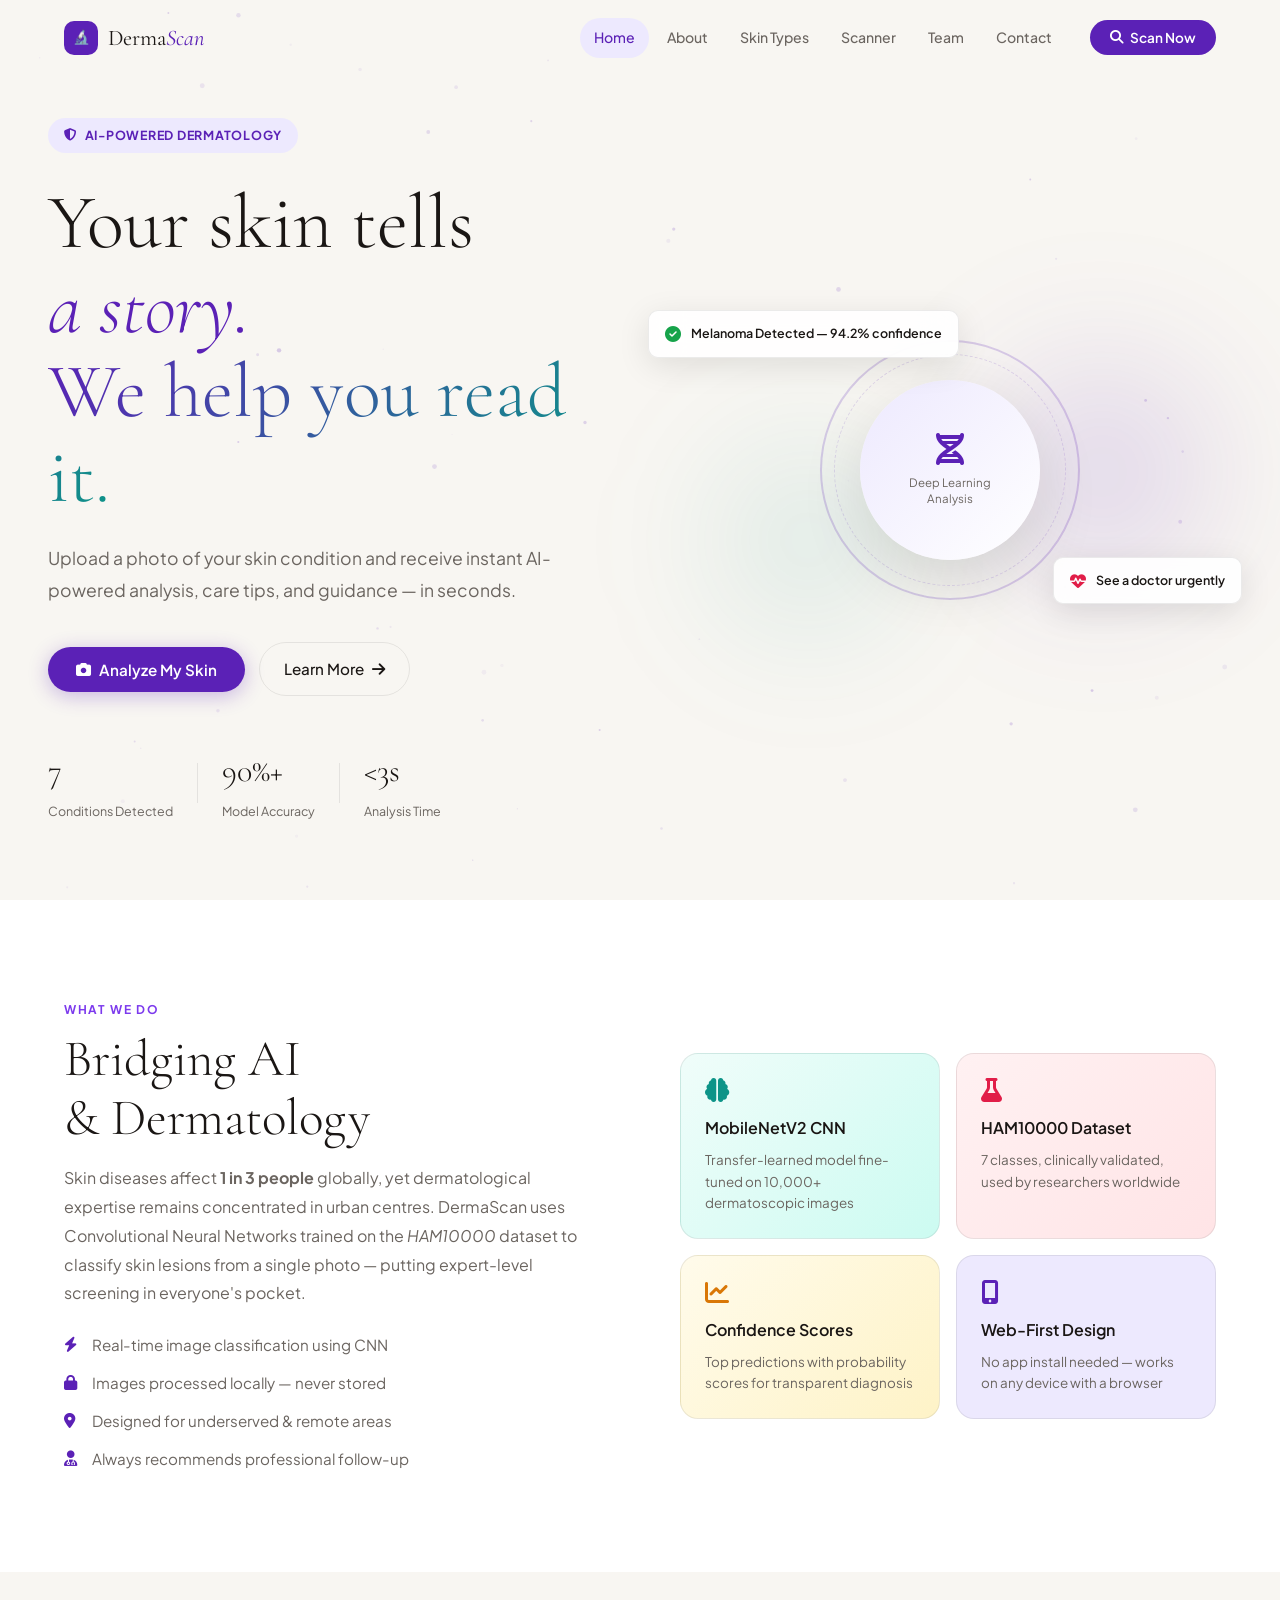
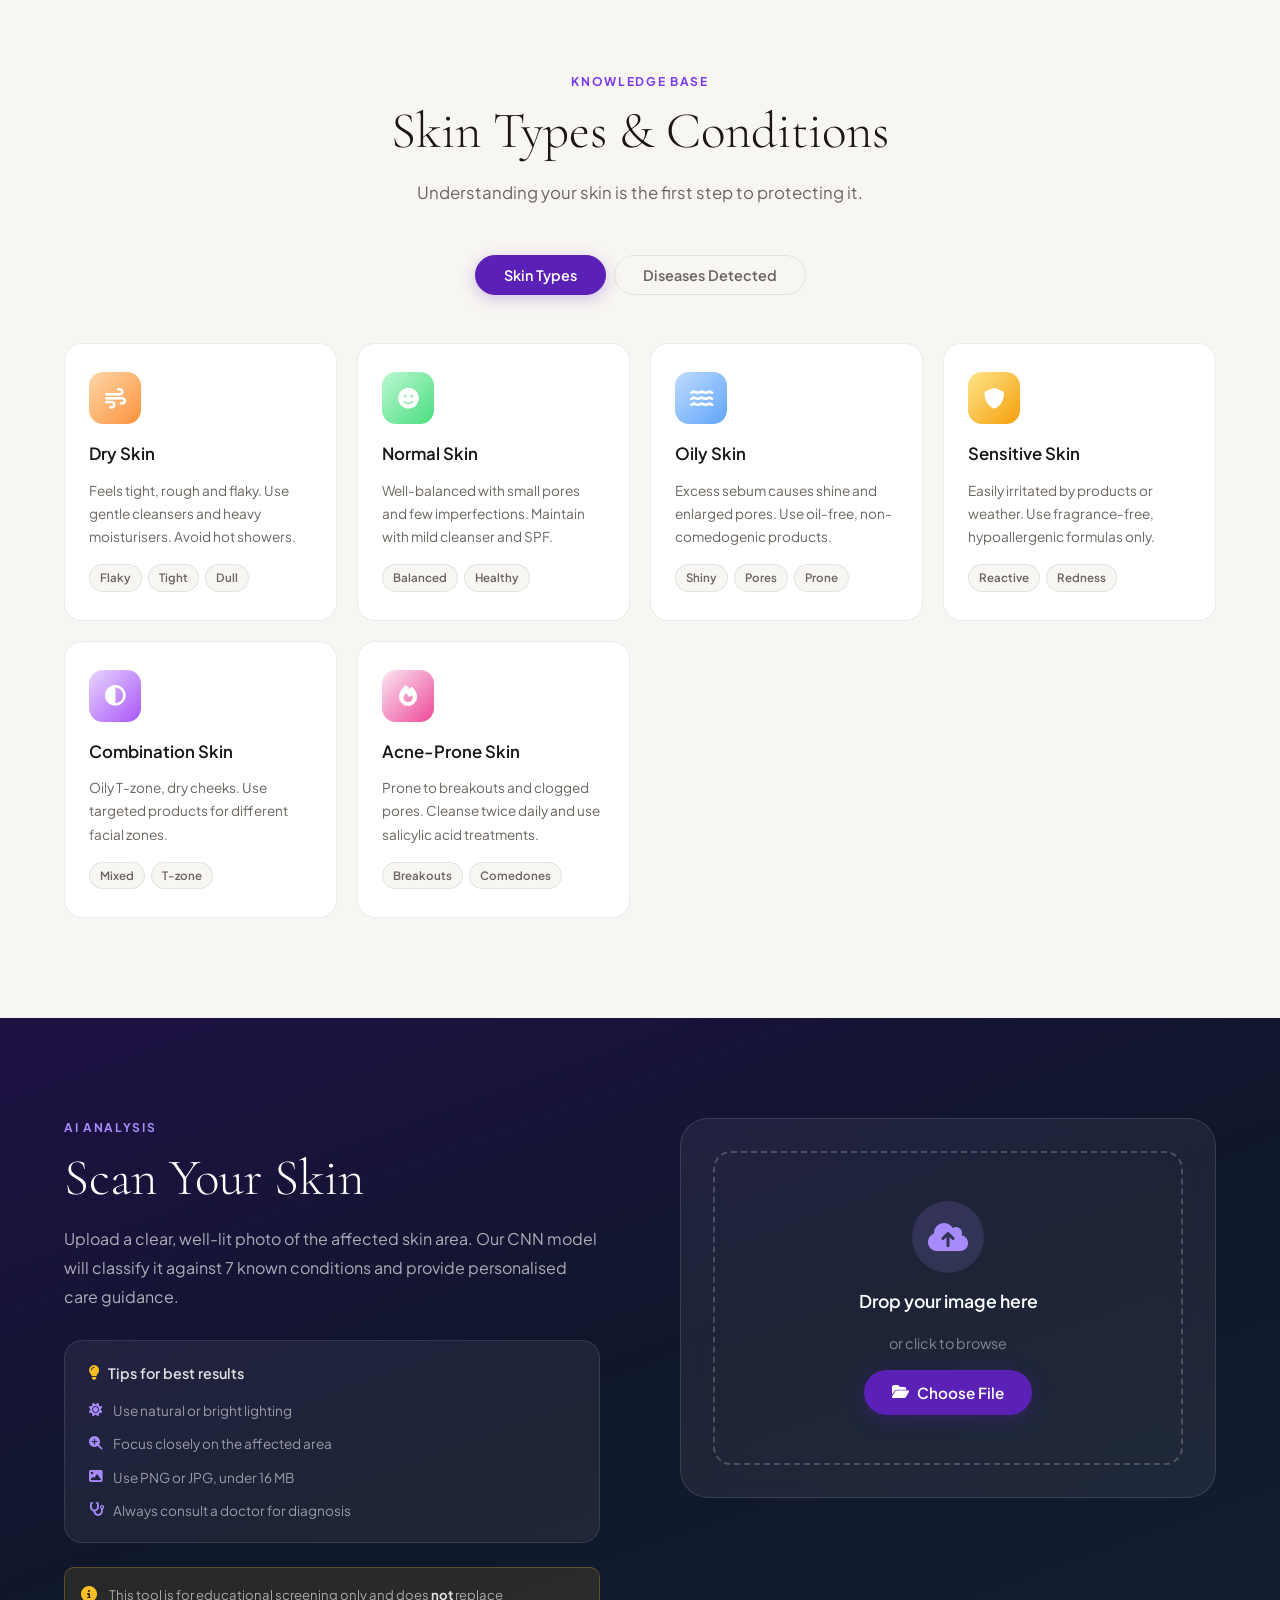
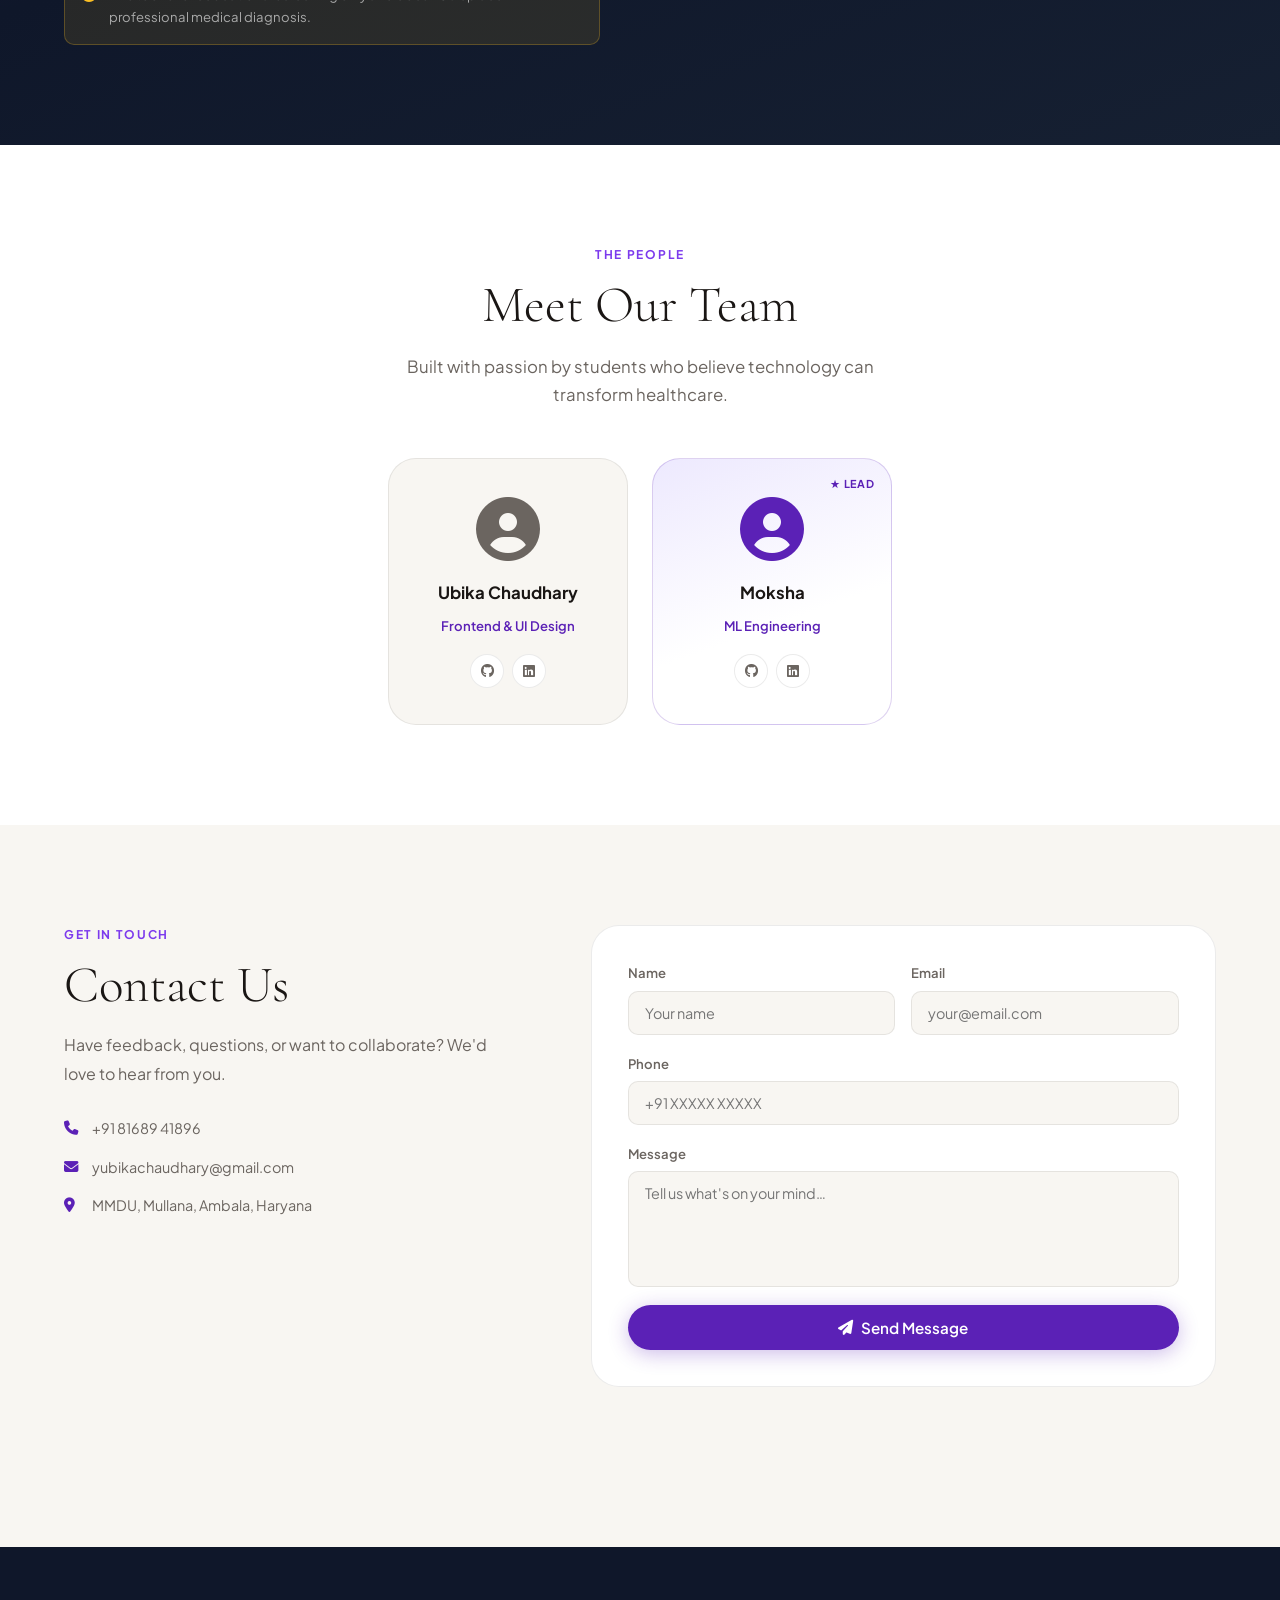
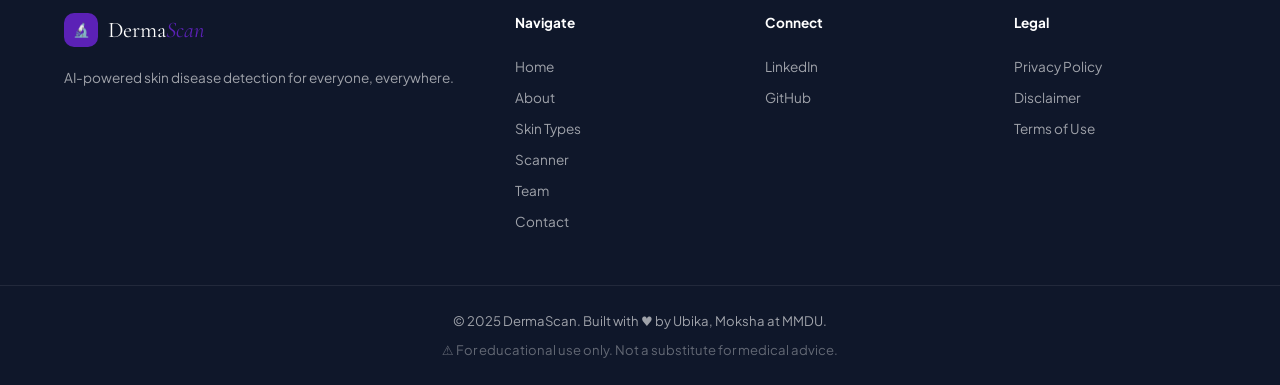
<file: Frontend/index.html>
<!DOCTYPE html>
<html lang="en">
<head>
  <meta charset="UTF-8" />
  <meta name="viewport" content="width=device-width, initial-scale=1.0" />
  <title>DermaScan — AI Skin Disease Detection</title>
  <link rel="icon" href="data:image/svg+xml,<svg xmlns='http://www.w3.org/2000/svg' viewBox='0 0 100 100'><rect width='100' height='100' rx='20' fill='%235B21B6'/><text y='.9em' font-size='70' x='12'>🔬</text></svg>">
  <link rel="stylesheet" href="https://cdnjs.cloudflare.com/ajax/libs/font-awesome/6.5.0/css/all.min.css">
  <link rel="preconnect" href="https://fonts.googleapis.com" />
  <link rel="preconnect" href="https://fonts.gstatic.com" crossorigin />
  <link href="https://fonts.googleapis.com/css2?family=Cormorant+Garamond:ital,wght@0,300;0,400;0,600;1,300;1,400&family=Plus+Jakarta+Sans:wght@300;400;500;600;700&display=swap" rel="stylesheet" />
  <link rel="stylesheet" href="https://cdnjs.cloudflare.com/ajax/libs/font-awesome/6.4.2/css/all.min.css" integrity="sha512-z3gLpd7yknf1YoNbCzqRKc4qyor8gaKU1qmn+CShxbuBusANI9QpRohGBreCFkKxLhei6S9CQXFEbbKuqLzsA==" crossorigin="anonymous" referrerpolicy="no-referrer" />
  <link rel="stylesheet" href="style.css" />
</head>
<body>

  <!-- CANVAS BACKGROUND -->
  <canvas id="bg-canvas"></canvas>

  <!-- ── HEADER ── -->
  <header id="site-header">
    <div class="header-inner">
      <a href="#home" class="logo">
        <span class="logo-icon">🔬</span>
        <span>Derma<em>Scan</em></span>
      </a>
      <nav class="main-nav" id="main-nav">
        <a href="#home" class="nav-link active">Home</a>
        <a href="#about" class="nav-link">About</a>
        <a href="#diseases" class="nav-link">Skin Types</a>
        <a href="#scanner" class="nav-link">Scanner</a>
        <a href="#team" class="nav-link">Team</a>
        <a href="#contact" class="nav-link">Contact</a>
      </nav>
      <button class="scan-cta-btn" onclick="document.getElementById('scanner').scrollIntoView({behavior:'smooth'})">
        <i class="fas fa-search"></i> Scan Now
      </button>
      <button class="hamburger" id="hamburger" aria-label="Menu">
        <span></span><span></span><span></span>
      </button>
    </div>
  </header>

  <!-- ── HERO ── -->
  <section id="home" class="hero">
    <div class="hero-content">
      <div class="hero-badge"><i class="fas fa-shield-alt"></i> AI-Powered Dermatology</div>
      <h1 class="hero-title">
        Your skin tells<br/>
        <em>a story.</em><br/>
        <span class="hero-title-accent">We help you read it.</span>
      </h1>
      <p class="hero-subtitle">
        Upload a photo of your skin condition and receive instant AI-powered analysis, 
        care tips, and guidance — in seconds.
      </p>
      <div class="hero-actions">
        <button class="btn-primary" onclick="document.getElementById('scanner').scrollIntoView({behavior:'smooth'})">
          <i class="fas fa-camera"></i> Analyze My Skin
        </button>
        <a href="#about" class="btn-ghost">Learn More <i class="fas fa-arrow-right"></i></a>
      </div>
      <div class="hero-stats">
        <div class="stat"><span class="stat-num">7</span><span class="stat-label">Conditions Detected</span></div>
        <div class="stat-divider"></div>
        <div class="stat"><span class="stat-num">90%+</span><span class="stat-label">Model Accuracy</span></div>
        <div class="stat-divider"></div>
        <div class="stat"><span class="stat-num">&lt;3s</span><span class="stat-label">Analysis Time</span></div>
      </div>
    </div>
    <div class="hero-visual">
      <div class="hero-orb orb-1"></div>
      <div class="hero-orb orb-2"></div>
      <div class="hero-card-float card-f1">
        <i class="fas fa-check-circle"></i>
        <span>Melanoma Detected — 94.2% confidence</span>
      </div>
      <div class="hero-card-float card-f2">
        <i class="fas fa-heartbeat"></i>
        <span>See a doctor urgently</span>
      </div>
      <div class="skin-ring">
        <div class="skin-inner">
          <i class="fas fa-dna"></i>
          <p>Deep Learning<br/>Analysis</p>
        </div>
      </div>
    </div>
  </section>

  <!-- ── ABOUT ── -->
  <section id="about" class="about">
    <div class="section-wrap">
      <div class="about-text">
        <p class="section-label">What We Do</p>
        <h2 class="section-title">Bridging AI<br/>& Dermatology</h2>
        <p class="body-text">
          Skin diseases affect <strong>1 in 3 people</strong> globally, yet dermatological expertise 
          remains concentrated in urban centres. DermaScan uses Convolutional Neural Networks trained 
          on the <em>HAM10000</em> dataset to classify skin lesions from a single photo — putting 
          expert-level screening in everyone's pocket.
        </p>
        <ul class="feature-list">
          <li><i class="fas fa-bolt"></i> Real-time image classification using CNN</li>
          <li><i class="fas fa-lock"></i> Images processed locally — never stored</li>
          <li><i class="fas fa-map-marker-alt"></i> Designed for underserved &amp; remote areas</li>
          <li><i class="fas fa-user-md"></i> Always recommends professional follow-up</li>
        </ul>
      </div>
      <div class="about-cards">
        <div class="about-card card-teal">
          <i class="fas fa-brain"></i>
          <h4>MobileNetV2 CNN</h4>
          <p>Transfer-learned model fine-tuned on 10,000+ dermatoscopic images</p>
        </div>
        <div class="about-card card-rose">
          <i class="fas fa-flask"></i>
          <h4>HAM10000 Dataset</h4>
          <p>7 classes, clinically validated, used by researchers worldwide</p>
        </div>
        <div class="about-card card-amber">
          <i class="fas fa-chart-line"></i>
          <h4>Confidence Scores</h4>
          <p>Top predictions with probability scores for transparent diagnosis</p>
        </div>
        <div class="about-card card-purple">
          <i class="fas fa-mobile-alt"></i>
          <h4>Web-First Design</h4>
          <p>No app install needed — works on any device with a browser</p>
        </div>
      </div>
    </div>
  </section>

  <!-- ── SKIN TYPES & DISEASES ── -->
  <section id="diseases" class="diseases">
    <div class="section-wrap">
      <div class="section-header">
        <p class="section-label">Knowledge Base</p>
        <h2 class="section-title">Skin Types &amp; Conditions</h2>
        <p class="section-desc">Understanding your skin is the first step to protecting it.</p>
      </div>

      <!-- Tabs -->
      <div class="tab-bar">
        <button class="tab-btn active" data-tab="types">Skin Types</button>
        <button class="tab-btn" data-tab="diseases">Diseases Detected</button>
      </div>

      <!-- Skin Types Grid -->
      <div class="tab-panel active" id="tab-types">
        <div class="skin-grid">
          <div class="skin-card">
            <div class="skin-icon" style="background:linear-gradient(135deg,#FED7AA,#FB923C)"><i class="fa-solid fa-wind"></i></div>
            <h3>Dry Skin</h3>
            <p>Feels tight, rough and flaky. Use gentle cleansers and heavy moisturisers. Avoid hot showers.</p>
            <div class="skin-tags"><span>Flaky</span><span>Tight</span><span>Dull</span></div>
          </div>
          <div class="skin-card">
            <div class="skin-icon" style="background:linear-gradient(135deg,#BBF7D0,#4ADE80)"><i class="fas fa-face-smile"></i></div>
            <h3>Normal Skin</h3>
            <p>Well-balanced with small pores and few imperfections. Maintain with mild cleanser and SPF.</p>
            <div class="skin-tags"><span>Balanced</span><span>Healthy</span></div>
          </div>
          <div class="skin-card">
            <div class="skin-icon" style="background:linear-gradient(135deg,#BFDBFE,#60A5FA)"><i class="fas fa-water"></i></div>
            <h3>Oily Skin</h3>
            <p>Excess sebum causes shine and enlarged pores. Use oil-free, non-comedogenic products.</p>
            <div class="skin-tags"><span>Shiny</span><span>Pores</span><span>Prone</span></div>
          </div>
          <div class="skin-card">
            <div class="skin-icon" style="background:linear-gradient(135deg,#FDE68A,#F59E0B)"><i class="fas fa-shield"></i></div>
            <h3>Sensitive Skin</h3>
            <p>Easily irritated by products or weather. Use fragrance-free, hypoallergenic formulas only.</p>
            <div class="skin-tags"><span>Reactive</span><span>Redness</span></div>
          </div>
          <div class="skin-card">
            <div class="skin-icon" style="background:linear-gradient(135deg,#E9D5FF,#A855F7)"><i class="fas fa-adjust"></i></div>
            <h3>Combination Skin</h3>
            <p>Oily T-zone, dry cheeks. Use targeted products for different facial zones.</p>
            <div class="skin-tags"><span>Mixed</span><span>T-zone</span></div>
          </div>
          <div class="skin-card">
            <div class="skin-icon" style="background:linear-gradient(135deg,#FCE7F3,#EC4899)"><i class="fas fa-fire"></i></div>
            <h3>Acne-Prone Skin</h3>
            <p>Prone to breakouts and clogged pores. Cleanse twice daily and use salicylic acid treatments.</p>
            <div class="skin-tags"><span>Breakouts</span><span>Comedones</span></div>
          </div>
        </div>
      </div>

      <!-- Diseases Grid -->
      <div class="tab-panel" id="tab-diseases">
        <div class="disease-grid">
          <div class="disease-card severity-critical">
            <div class="severity-badge">Critical</div>
            <div class="disease-icon"><i class="fas fa-radiation"></i></div>
            <h3>Melanoma</h3>
            <p>The most dangerous skin cancer. Irregular borders, multiple colours, rapid growth. Requires immediate medical attention.</p>
            <div class="action-tag urgent"><i class="fas fa-ambulance"></i> See doctor URGENTLY</div>
          </div>
          <div class="disease-card severity-high">
            <div class="severity-badge">High</div>
            <div class="disease-icon"><i class="fas fa-sun"></i></div>
            <h3>Actinic Keratosis</h3>
            <p>Rough scaly patches from UV damage. Pre-cancerous lesions that may progress if untreated.</p>
            <div class="action-tag warning"><i class="fas fa-user-md"></i> See doctor soon</div>
          </div>
          <div class="disease-card severity-high">
            <div class="severity-badge">High</div>
            <div class="disease-icon"><i class="fas fa-disease"></i></div>
            <h3>Basal Cell Carcinoma</h3>
            <p>Most common skin cancer. Slow-growing, rarely metastasises but needs prompt dermatological treatment.</p>
            <div class="action-tag warning"><i class="fas fa-user-md"></i> See doctor soon</div>
          </div>
          <div class="disease-card severity-moderate">
            <div class="severity-badge">Moderate</div>
            <div class="disease-icon"><i class="fas fa-circle"></i></div>
            <h3>Melanocytic Nevus</h3>
            <p>Common moles. Most are harmless but monitor for ABCDE changes — asymmetry, border, colour, diameter, evolution.</p>
            <div class="action-tag monitor"><i class="fas fa-eye"></i> Monitor &amp; check-up</div>
          </div>
          <div class="disease-card severity-low">
            <div class="severity-badge">Low</div>
            <div class="disease-icon"><i class="fas fa-leaf"></i></div>
            <h3>Benign Keratosis</h3>
            <p>Harmless age-related growths. Can appear wart-like or scaly. Removal is cosmetic only.</p>
            <div class="action-tag ok"><i class="fas fa-check"></i> Usually harmless</div>
          </div>
          <div class="disease-card severity-low">
            <div class="severity-badge">Low</div>
            <div class="disease-icon"><i class="fas fa-dot-circle"></i></div>
            <h3>Dermatofibroma</h3>
            <p>Firm benign nodule, often on legs. Dimples inward when pinched. No treatment usually needed.</p>
            <div class="action-tag ok"><i class="fas fa-check"></i> Benign growth</div>
          </div>
          <div class="disease-card severity-low">
            <div class="severity-badge">Low</div>
            <div class="disease-icon"><i class="fas fa-tint"></i></div>
            <h3>Vascular Lesion</h3>
            <p>Blood vessel abnormalities. Includes haemangiomas and spider veins. Usually benign, treatable with laser.</p>
            <div class="action-tag ok"><i class="fas fa-check"></i> Usually benign</div>
          </div>
        </div>
      </div>
    </div>
  </section>

  <!-- ── SCANNER ── -->
  <section id="scanner" class="scanner">
    <div class="section-wrap scanner-wrap">
      <div class="scanner-info">
        <p class="section-label">AI Analysis</p>
        <h2 class="section-title">Scan Your Skin</h2>
        <p class="body-text">
          Upload a clear, well-lit photo of the affected skin area. 
          Our CNN model will classify it against 7 known conditions and 
          provide personalised care guidance.
        </p>
        <div class="scanner-tips">
          <h4><i class="fas fa-lightbulb"></i> Tips for best results</h4>
          <ul>
            <li><i class="fas fa-sun"></i> Use natural or bright lighting</li>
            <li><i class="fas fa-search-plus"></i> Focus closely on the affected area</li>
            <li><i class="fas fa-image"></i> Use PNG or JPG, under 16 MB</li>
            <li><i class="fas fa-stethoscope"></i> Always consult a doctor for diagnosis</li>
          </ul>
        </div>
        <div class="disclaimer-box">
          <i class="fas fa-info-circle"></i>
          <p>This tool is for educational screening only and does <strong>not</strong> replace professional medical diagnosis.</p>
        </div>
      </div>

      <div class="scanner-panel">
        <!-- Upload Area -->
        <div class="upload-zone" id="upload-zone">
          <input type="file" id="file-input" accept=".png,.jpg,.jpeg" hidden />
          <div class="upload-icon"><i class="fas fa-cloud-upload-alt"></i></div>
          <h3>Drop your image here</h3>
          <p>or click to browse</p>
          <button class="btn-primary" id="choose-file-btn">
            <i class="fas fa-folder-open"></i> Choose File
          </button>
        </div>

        <!-- Preview Area (hidden initially) -->
        <div class="preview-zone" id="preview-zone" style="display:none">
          <img id="preview-img" alt="Selected skin image" />
          <div class="preview-info">
            <span id="file-name-display"></span>
            <button class="btn-ghost-sm" id="change-file-btn"><i class="fas fa-sync-alt"></i> Change</button>
          </div>
          <button class="btn-primary full-width" id="analyze-btn">
            <i class="fas fa-microscope"></i> Analyze Now
          </button>
        </div>

        <!-- Loading -->
        <div class="loading-zone" id="loading-zone" style="display:none">
          <div class="dna-loader">
            <div class="dna-bar"></div>
            <div class="dna-bar"></div>
            <div class="dna-bar"></div>
            <div class="dna-bar"></div>
            <div class="dna-bar"></div>
          </div>
          <p id="loading-text">Processing image…</p>
        </div>

        <!-- Results -->
        <div class="results-zone" id="results-zone" style="display:none"></div>
      </div>
    </div>
  </section>

  <!-- ── TEAM ── -->
  <section id="team" class="team">
    <div class="section-wrap">
      <div class="section-header">
        <p class="section-label">The People</p>
        <h2 class="section-title">Meet Our Team</h2>
        <p class="section-desc">Built with passion by students who believe technology can transform healthcare.</p>
      </div>
      <div class="team-grid">
        <div class="team-card">
          <div class="team-avatar"><i class="fas fa-user-circle"></i></div>
          <div class="team-info">
            <h3>Ubika Chaudhary</h3>
            <span class="team-role">Frontend & UI Design</span>
            <div class="team-socials">
              <a href="https://github.com/yubika23" aria-label="GitHub"><i class="fab fa-github"></i></a>
              <a href="https://www.linkedin.com/in/ubika-chaudhary-4b2688364" aria-label="LinkedIn"><i class="fab fa-linkedin"></i></a>
            </div>
          </div>
        </div>
        <div class="team-card featured">
          <div class="team-avatar"><i class="fas fa-user-circle"></i></div>
          <div class="team-info">
            <h3>Moksha</h3>
            <span class="team-role">ML Engineering</span>
            <div class="team-socials">
              <a href="https://github.com/Mokshaaaaaa" aria-label="GitHub"><i class="fab fa-github"></i></a>
              <a href="https://www.linkedin.com/in/moksha7" aria-label="LinkedIn"><i class="fab fa-linkedin"></i></a>
            </div>
          </div>
        </div>
      </div>
    </div>
  </section>

  <!-- ── CONTACT ── -->
  <section id="contact" class="contact">
    <div class="section-wrap contact-wrap">
      <div class="contact-info">
        <p class="section-label">Get In Touch</p>
        <h2 class="section-title">Contact Us</h2>
        <p class="body-text">Have feedback, questions, or want to collaborate? We'd love to hear from you.</p>
        <div class="contact-details">
          <a href="tel:+918168941896" class="contact-item">
            <i class="fas fa-phone"></i><span>+91 81689 41896</span>
          </a>
          <a href="mailto:yubikachaudhary@gmail.com" class="contact-item">
            <i class="fas fa-envelope"></i><span>yubikachaudhary@gmail.com</span>
          </a>
          <div class="contact-item">
            <i class="fas fa-map-marker-alt"></i><span>MMDU, Mullana, Ambala, Haryana</span>
          </div>
        </div>
      </div>
      <div class="contact-form-wrap">
        <form class="contact-form" id="contact-form">
          <div class="form-row">
            <div class="form-group">
              <label>Name</label>
              <input type="text" placeholder="Your name" required />
            </div>
            <div class="form-group">
              <label>Email</label>
              <input type="email" placeholder="your@email.com" required />
            </div>
          </div>
          <div class="form-group">
            <label>Phone</label>
            <input type="tel" placeholder="+91 XXXXX XXXXX" />
          </div>
          <div class="form-group">
            <label>Message</label>
            <textarea rows="5" placeholder="Tell us what's on your mind…" required></textarea>
          </div>
          <button type="submit" class="btn-primary full-width">
            <i class="fas fa-paper-plane"></i> Send Message
          </button>
        </form>
      </div>
    </div>
  </section>

  <!-- ── FOOTER ── -->
  <footer class="footer">
    <div class="footer-inner">
      <div class="footer-brand">
        <a href="#home" class="logo"><span class="logo-icon">🔬</span></i></span><span>Derma<em>Scan</em></span></a>
        <p>AI-powered skin disease detection for everyone, everywhere.</p>
      </div>
      <div class="footer-links">
        <h4>Navigate</h4>
        <a href="#home">Home</a>
        <a href="#about">About</a>
        <a href="#diseases">Skin Types</a>
        <a href="#scanner">Scanner</a>
        <a href="#team">Team</a>
        <a href="#contact">Contact</a>
      </div>
      <div class="footer-links">
        <h4>Connect</h4>
        <a href="https://www.linkedin.com/in/ubika-chaudhary-4b2688364">LinkedIn</a>
        <a href="https://github.com/Mokshaaaaaa">GitHub</a>
      </div>
      <div class="footer-links">
        <h4>Legal</h4>
        <a href="privacy.html">Privacy Policy</a>
        <a href="disclaimer.html">Disclaimer</a>
        <a href="terms.html">Terms of Use</a>
      </div>
    </div>
    <div class="footer-bottom">
      <p>© 2025 DermaScan. Built with ♥ by Ubika, Moksha at MMDU.</p>
      <p class="footer-note">⚠️ For educational use only. Not a substitute for medical advice.</p>
    </div>
  </footer>

  <script src="main.js" defer></script>
</body>
</html>
</file>
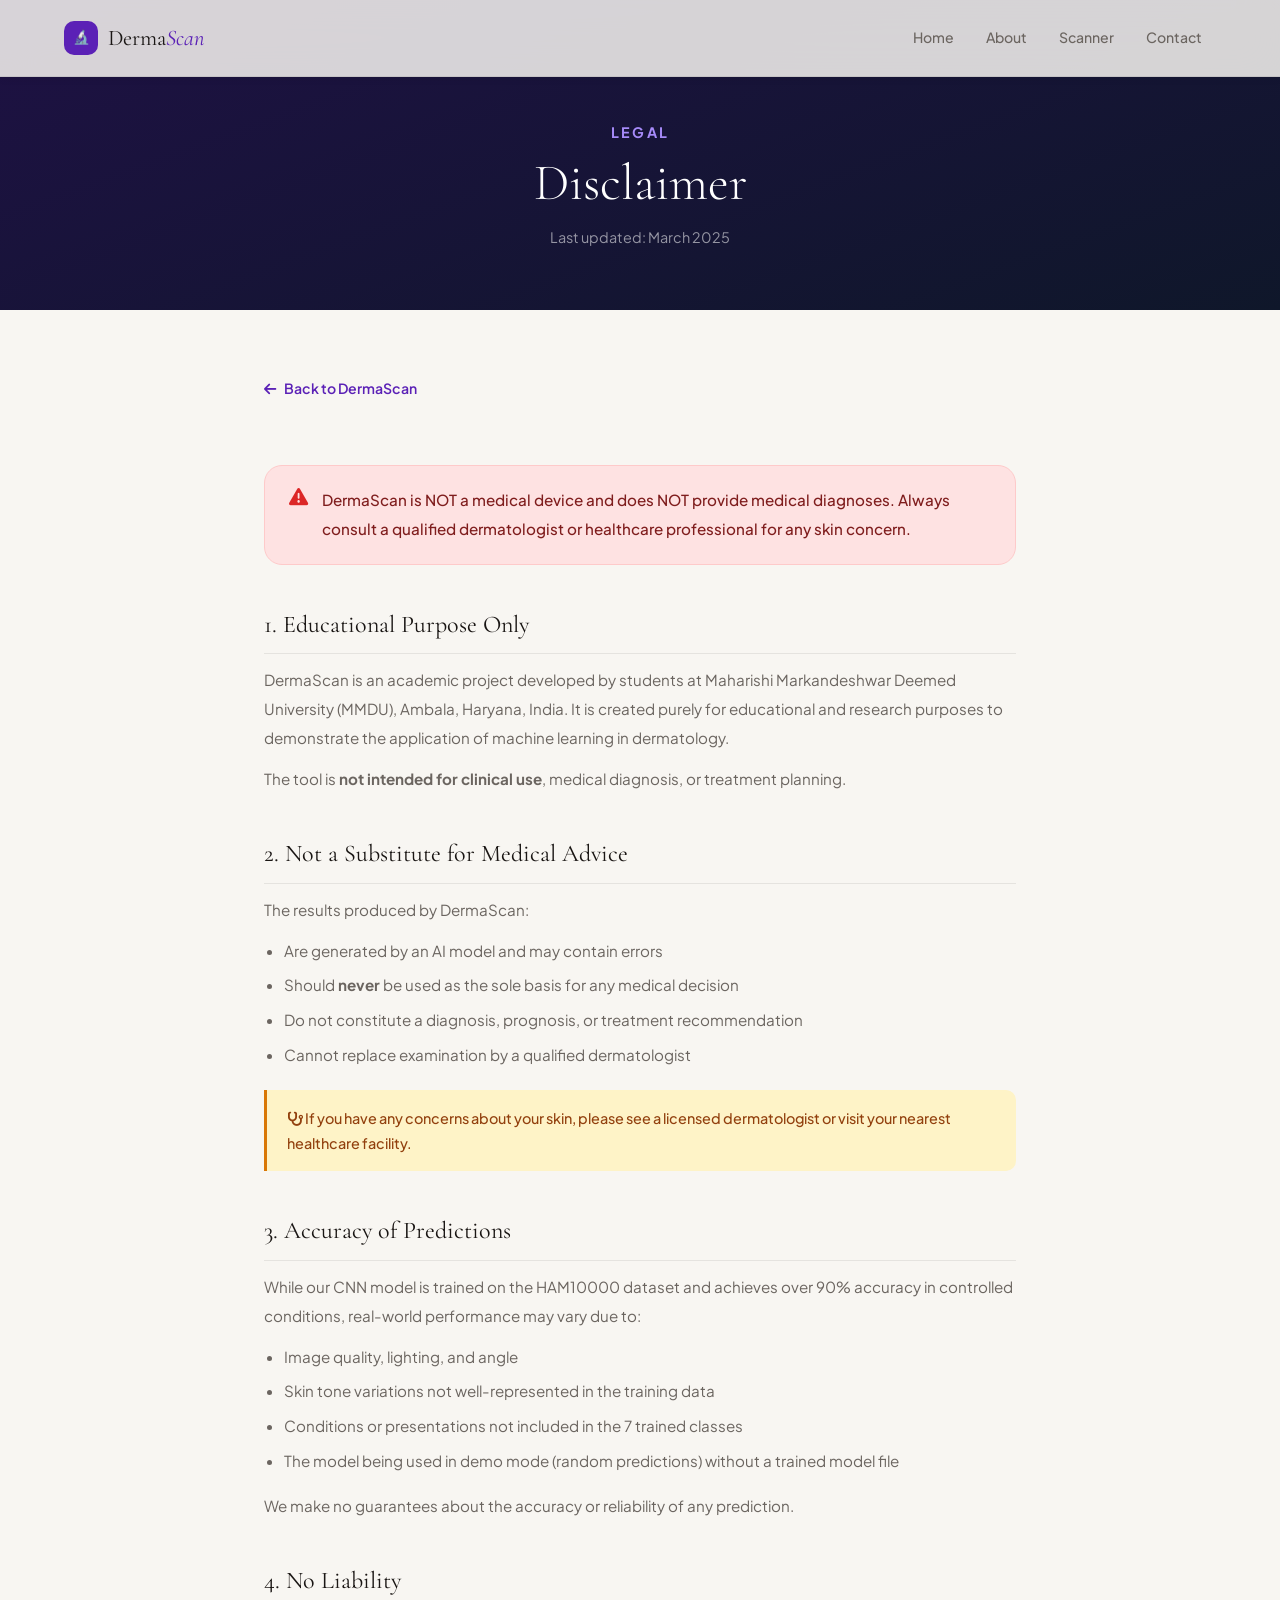
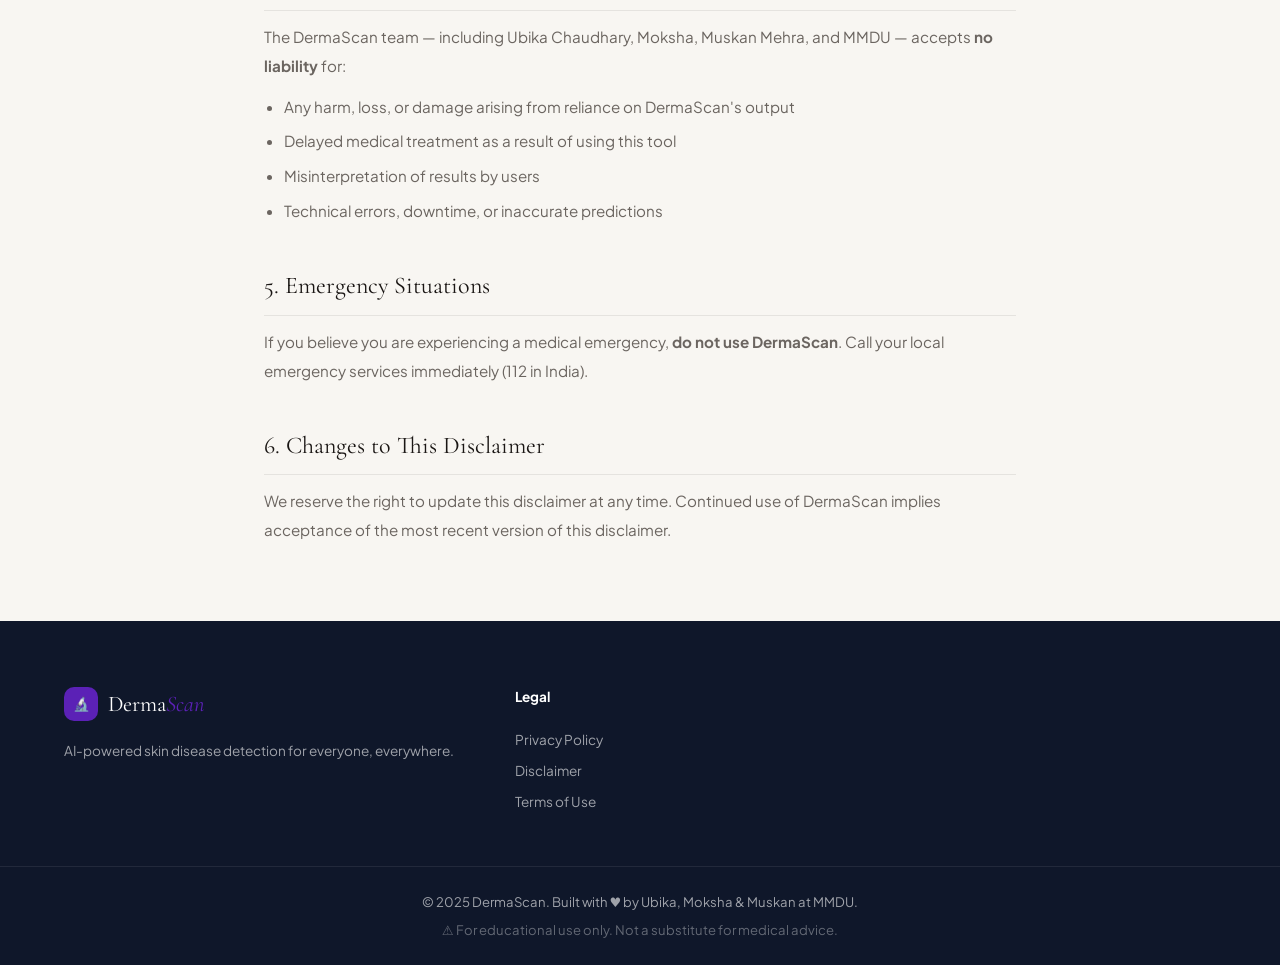
<file: Frontend/disclaimer.html>
<!DOCTYPE html>
<html lang="en">
<head>
  <meta charset="UTF-8" />
  <meta name="viewport" content="width=device-width, initial-scale=1.0" />
  <title>Disclaimer — DermaScan</title>
  <link rel="icon" href="data:image/svg+xml,<svg xmlns='http://www.w3.org/2000/svg' viewBox='0 0 100 100'><rect width='100' height='100' rx='20' fill='%235B21B6'/><text y='.9em' font-size='70' x='12'>🔬</text></svg>">
  <link rel="preconnect" href="https://fonts.googleapis.com" />
  <link rel="preconnect" href="https://fonts.gstatic.com" crossorigin />
  <link href="https://fonts.googleapis.com/css2?family=Cormorant+Garamond:ital,wght@0,300;0,400;0,600;1,300&family=Plus+Jakarta+Sans:wght@300;400;500;600;700&display=swap" rel="stylesheet" />
  <link rel="stylesheet" href="https://cdnjs.cloudflare.com/ajax/libs/font-awesome/6.5.0/css/all.min.css" />
  <link rel="stylesheet" href="style.css" />
  <style>
    .legal-hero {
      background: linear-gradient(160deg, #1E1144 0%, #0F172A 100%);
      padding: 120px 24px 60px;
      text-align: center;
      color: #fff;
    }
    .legal-hero .section-label { color: #A78BFA; }
    .legal-hero .section-title { color: #fff; margin-bottom: 12px; }
    .legal-hero p { color: rgba(255,255,255,0.55); font-size: 0.9rem; }
    .legal-body {
      max-width: 800px;
      margin: 0 auto;
      padding: 64px 24px;
    }
    .legal-body h2 {
      font-family: var(--serif);
      font-size: 1.5rem;
      font-weight: 400;
      color: var(--text);
      margin: 40px 0 12px;
      padding-bottom: 8px;
      border-bottom: 1px solid var(--border);
    }
    .legal-body h2:first-child { margin-top: 0; }
    .legal-body p, .legal-body li {
      font-size: 0.95rem;
      color: var(--text-muted);
      line-height: 1.9;
      margin-bottom: 12px;
    }
    .legal-body ul { padding-left: 20px; margin-bottom: 16px; }
    .legal-body ul li { margin-bottom: 6px; }
    .legal-back {
      display: inline-flex;
      align-items: center;
      gap: 8px;
      margin-bottom: 40px;
      font-size: 0.88rem;
      color: var(--accent);
      font-weight: 600;
      transition: var(--transition);
    }
    .legal-back:hover { gap: 12px; }
    .legal-highlight {
      background: #FEF3C7;
      border-left: 3px solid #D97706;
      border-radius: 0 var(--radius-sm) var(--radius-sm) 0;
      padding: 16px 20px;
      margin: 20px 0;
      font-size: 0.9rem;
      color: #92400E;
      font-weight: 500;
      line-height: 1.7;
    }
    .warning-box {
      background: #FEE2E2;
      border: 1px solid #FECACA;
      border-radius: var(--radius-md);
      padding: 20px 24px;
      margin: 24px 0;
      display: flex;
      gap: 14px;
      align-items: flex-start;
    }
    .warning-box i { color: #DC2626; font-size: 1.2rem; flex-shrink: 0; margin-top: 2px; }
    .warning-box p { color: #7F1D1D; margin: 0; font-weight: 500; }
  </style>
</head>
<body>

  <!-- HEADER -->
  <header id="site-header" class="scrolled">
    <div class="header-inner">
      <a href="index.html" class="logo">
        <span class="logo-icon">🔬</span>
        <span>Derma<em>Scan</em></span>
      </a>
      <nav class="main-nav">
        <a href="index.html#home" class="nav-link">Home</a>
        <a href="index.html#about" class="nav-link">About</a>
        <a href="index.html#scanner" class="nav-link">Scanner</a>
        <a href="index.html#contact" class="nav-link">Contact</a>
      </nav>
    </div>
  </header>

  <!-- HERO -->
  <div class="legal-hero">
    <p class="section-label">Legal</p>
    <h1 class="section-title">Disclaimer</h1>
    <p>Last updated: March 2025</p>
  </div>

  <!-- BODY -->
  <div class="legal-body">
    <a href="index.html" class="legal-back">
      <i class="fas fa-arrow-left"></i> Back to DermaScan
    </a>

    <div class="warning-box">
      <i class="fas fa-exclamation-triangle"></i>
      <p>DermaScan is NOT a medical device and does NOT provide medical diagnoses. Always consult a qualified dermatologist or healthcare professional for any skin concern.</p>
    </div>

    <h2>1. Educational Purpose Only</h2>
    <p>DermaScan is an academic project developed by students at Maharishi Markandeshwar Deemed University (MMDU), Ambala, Haryana, India. It is created purely for educational and research purposes to demonstrate the application of machine learning in dermatology.</p>
    <p>The tool is <strong>not intended for clinical use</strong>, medical diagnosis, or treatment planning.</p>

    <h2>2. Not a Substitute for Medical Advice</h2>
    <p>The results produced by DermaScan:</p>
    <ul>
      <li>Are generated by an AI model and may contain errors</li>
      <li>Should <strong>never</strong> be used as the sole basis for any medical decision</li>
      <li>Do not constitute a diagnosis, prognosis, or treatment recommendation</li>
      <li>Cannot replace examination by a qualified dermatologist</li>
    </ul>

    <div class="legal-highlight">
      <i class="fas fa-stethoscope"></i>
      If you have any concerns about your skin, please see a licensed dermatologist or visit your nearest healthcare facility.
    </div>

    <h2>3. Accuracy of Predictions</h2>
    <p>While our CNN model is trained on the HAM10000 dataset and achieves over 90% accuracy in controlled conditions, real-world performance may vary due to:</p>
    <ul>
      <li>Image quality, lighting, and angle</li>
      <li>Skin tone variations not well-represented in the training data</li>
      <li>Conditions or presentations not included in the 7 trained classes</li>
      <li>The model being used in demo mode (random predictions) without a trained model file</li>
    </ul>
    <p>We make no guarantees about the accuracy or reliability of any prediction.</p>

    <h2>4. No Liability</h2>
    <p>The DermaScan team — including Ubika Chaudhary, Moksha, Muskan Mehra, and MMDU — accepts <strong>no liability</strong> for:</p>
    <ul>
      <li>Any harm, loss, or damage arising from reliance on DermaScan's output</li>
      <li>Delayed medical treatment as a result of using this tool</li>
      <li>Misinterpretation of results by users</li>
      <li>Technical errors, downtime, or inaccurate predictions</li>
    </ul>

    <h2>5. Emergency Situations</h2>
    <p>If you believe you are experiencing a medical emergency, <strong>do not use DermaScan</strong>. Call your local emergency services immediately (112 in India).</p>

    <h2>6. Changes to This Disclaimer</h2>
    <p>We reserve the right to update this disclaimer at any time. Continued use of DermaScan implies acceptance of the most recent version of this disclaimer.</p>
  </div>

  <!-- FOOTER -->
  <footer class="footer">
    <div class="footer-inner">
      <div class="footer-brand">
        <a href="index.html" class="logo"><span class="logo-icon">🔬</span></i></span><span>Derma<em>Scan</em></span></a>
        <p>AI-powered skin disease detection for everyone, everywhere.</p>
      </div>
      <div class="footer-links">
        <h4>Legal</h4>
        <a href="privacy.html">Privacy Policy</a>
        <a href="disclaimer.html">Disclaimer</a>
        <a href="terms.html">Terms of Use</a>
      </div>
    </div>
    <div class="footer-bottom">
      <p>© 2025 DermaScan. Built with ♥ by Ubika, Moksha &amp; Muskan at MMDU.</p>
      <p class="footer-note">⚠️ For educational use only. Not a substitute for medical advice.</p>
    </div>
  </footer>

</body>
</html>
</file>
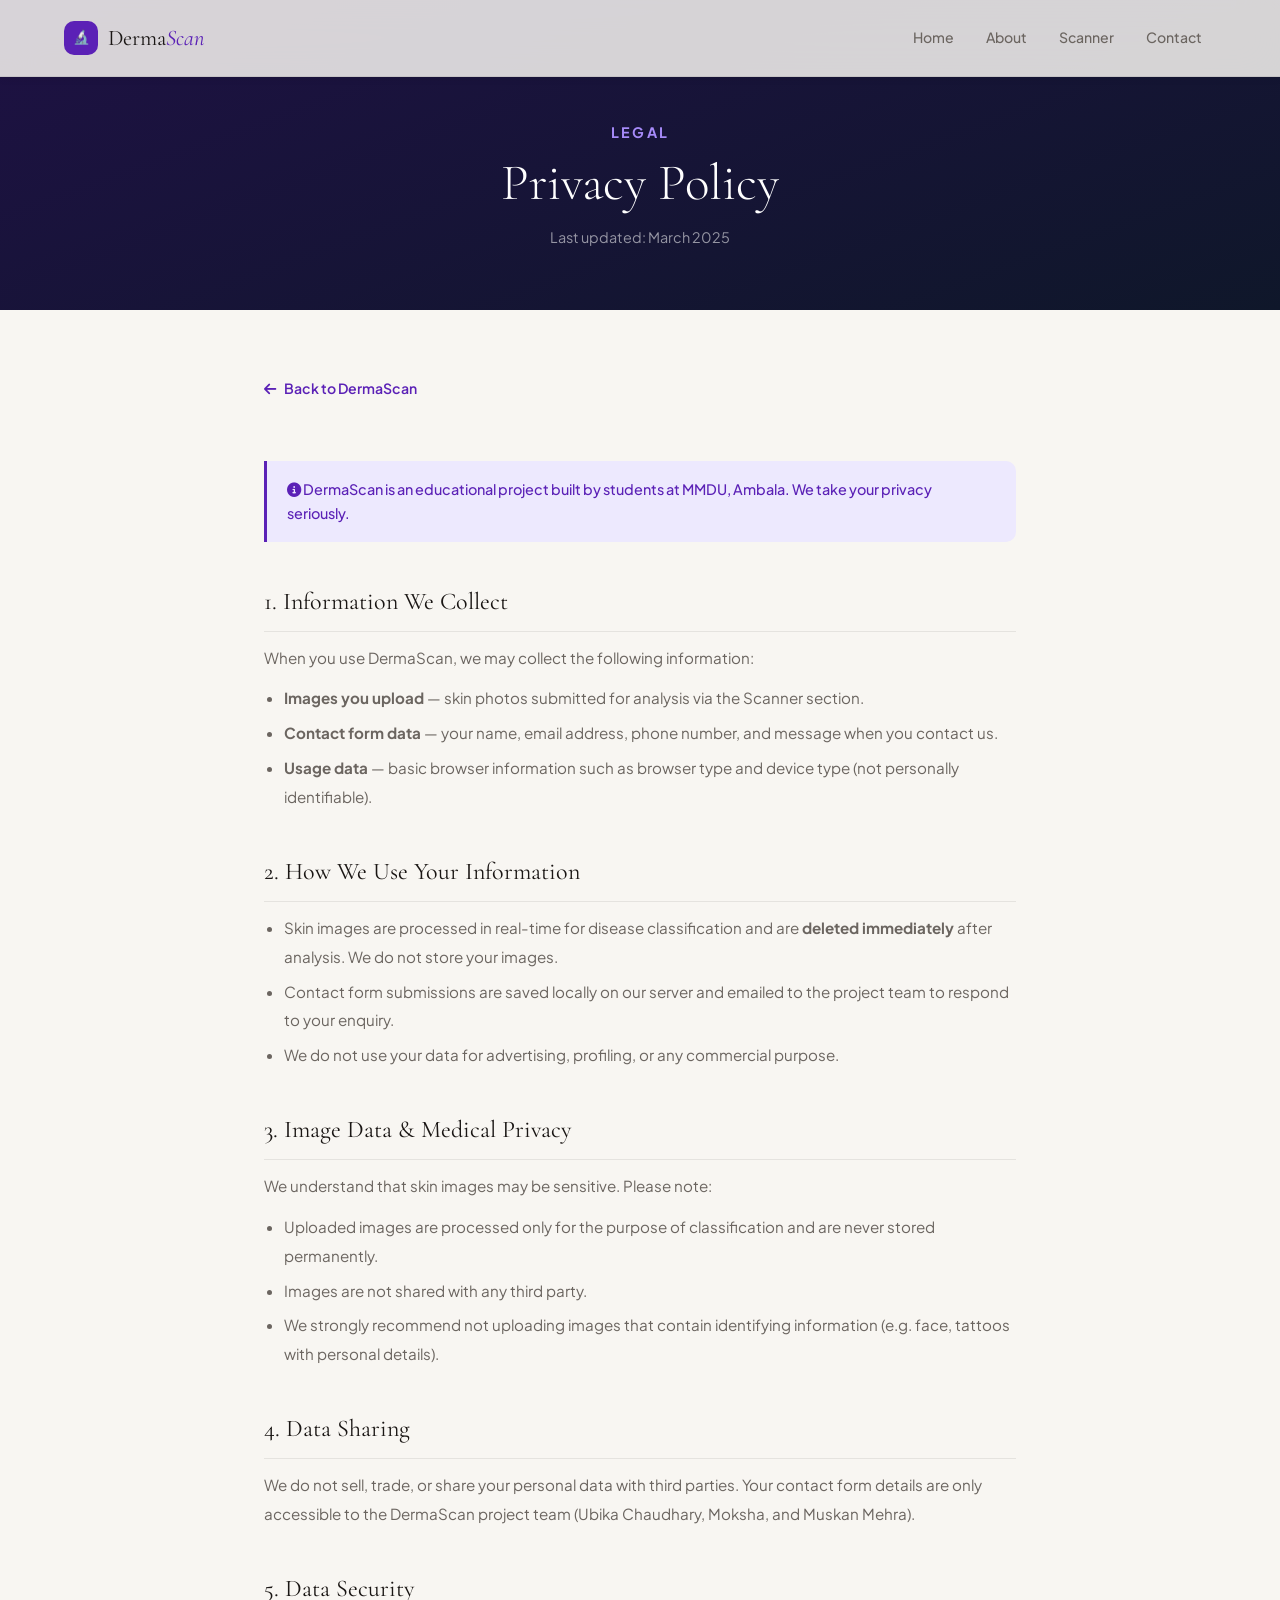
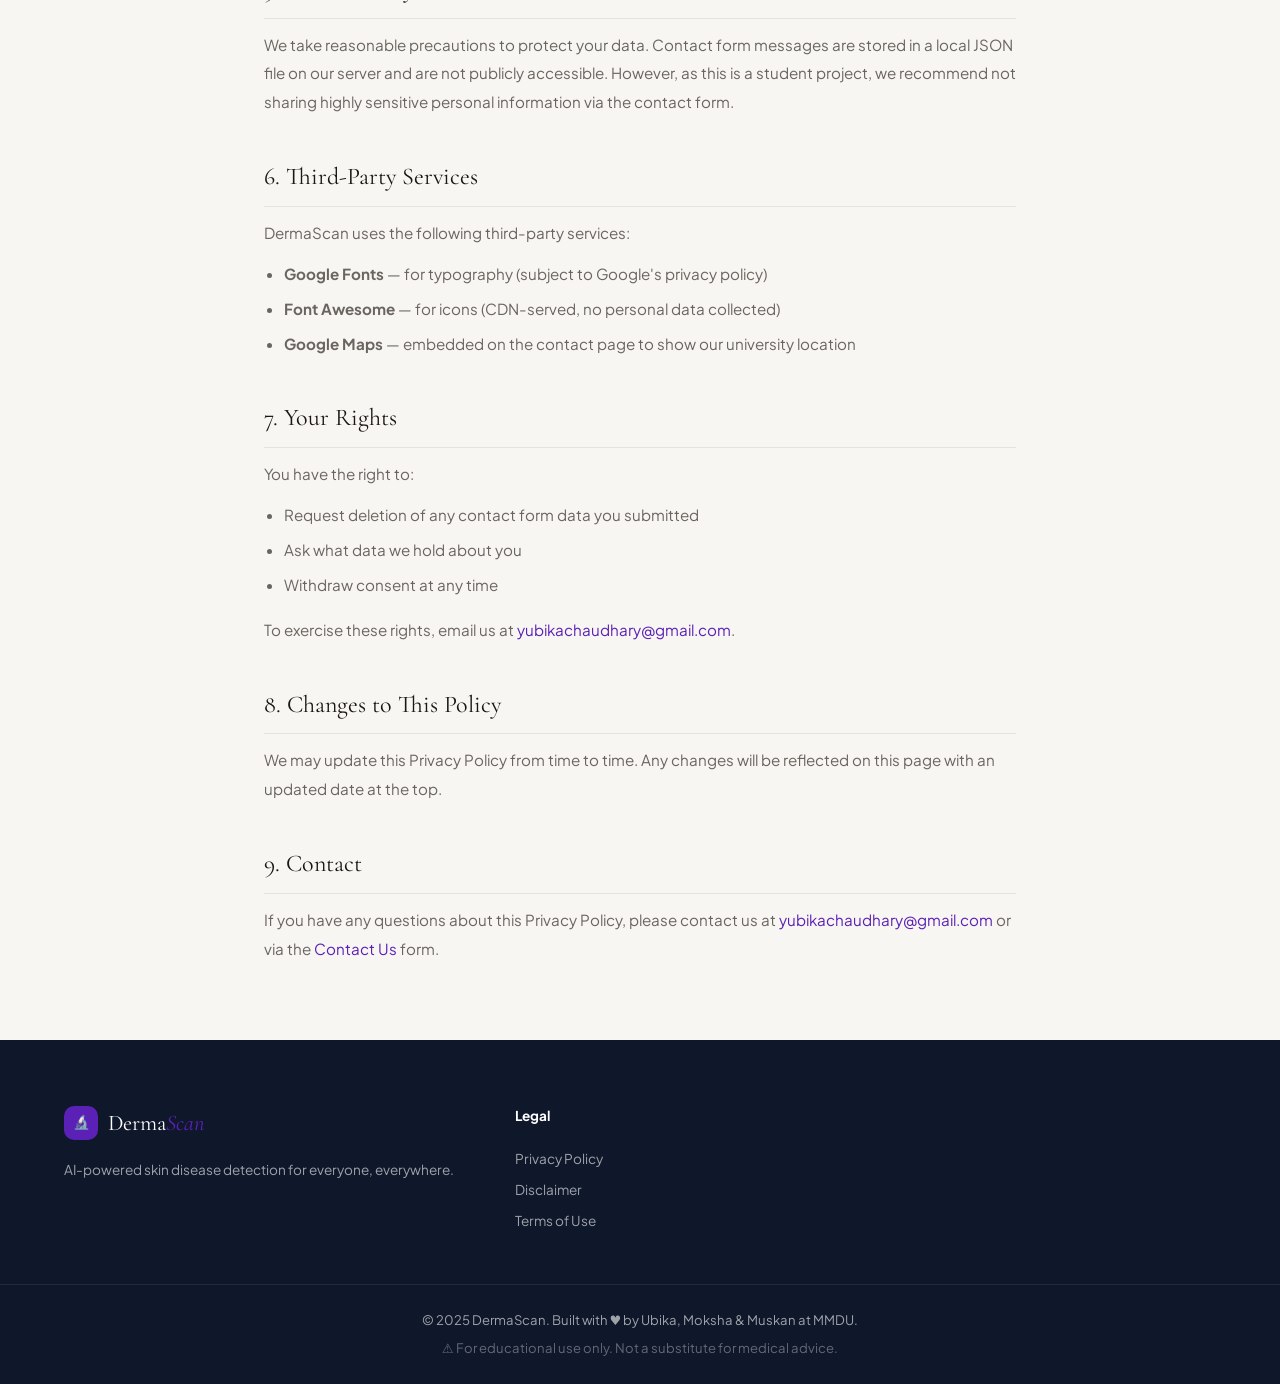
<file: Frontend/privacy.html>
<!DOCTYPE html>
<html lang="en">
<head>
  <meta charset="UTF-8" />
  <meta name="viewport" content="width=device-width, initial-scale=1.0" />
  <title>Privacy Policy — DermaScan</title>
  <link rel="icon" href="data:image/svg+xml,<svg xmlns='http://www.w3.org/2000/svg' viewBox='0 0 100 100'><rect width='100' height='100' rx='20' fill='%235B21B6'/><text y='.9em' font-size='70' x='12'>🔬</text></svg>">
  <link rel="preconnect" href="https://fonts.googleapis.com" />
  <link rel="preconnect" href="https://fonts.gstatic.com" crossorigin />
  <link href="https://fonts.googleapis.com/css2?family=Cormorant+Garamond:ital,wght@0,300;0,400;0,600;1,300&family=Plus+Jakarta+Sans:wght@300;400;500;600;700&display=swap" rel="stylesheet" />
  <link rel="stylesheet" href="https://cdnjs.cloudflare.com/ajax/libs/font-awesome/6.5.0/css/all.min.css" />
  <link rel="stylesheet" href="style.css" />
  <style>
    .legal-hero {
      background: linear-gradient(160deg, #1E1144 0%, #0F172A 100%);
      padding: 120px 24px 60px;
      text-align: center;
      color: #fff;
    }
    .legal-hero .section-label { color: #A78BFA; }
    .legal-hero .section-title { color: #fff; margin-bottom: 12px; }
    .legal-hero p { color: rgba(255,255,255,0.55); font-size: 0.9rem; }
    .legal-body {
      max-width: 800px;
      margin: 0 auto;
      padding: 64px 24px;
    }
    .legal-body h2 {
      font-family: var(--serif);
      font-size: 1.5rem;
      font-weight: 400;
      color: var(--text);
      margin: 40px 0 12px;
      padding-bottom: 8px;
      border-bottom: 1px solid var(--border);
    }
    .legal-body h2:first-child { margin-top: 0; }
    .legal-body p, .legal-body li {
      font-size: 0.95rem;
      color: var(--text-muted);
      line-height: 1.9;
      margin-bottom: 12px;
    }
    .legal-body ul {
      padding-left: 20px;
      margin-bottom: 16px;
    }
    .legal-body ul li { margin-bottom: 6px; }
    .legal-back {
      display: inline-flex;
      align-items: center;
      gap: 8px;
      margin-bottom: 40px;
      font-size: 0.88rem;
      color: var(--accent);
      font-weight: 600;
      transition: var(--transition);
    }
    .legal-back:hover { gap: 12px; }
    .legal-highlight {
      background: var(--accent-light);
      border-left: 3px solid var(--accent);
      border-radius: 0 var(--radius-sm) var(--radius-sm) 0;
      padding: 16px 20px;
      margin: 20px 0;
      font-size: 0.9rem;
      color: var(--accent);
      font-weight: 500;
    }
  </style>
</head>
<body>

  <!-- HEADER -->
  <header id="site-header" class="scrolled">
    <div class="header-inner">
      <a href="index.html" class="logo">
        <span class="logo-icon">🔬</span>
        <span>Derma<em>Scan</em></span>
      </a>
      <nav class="main-nav">
        <a href="index.html#home" class="nav-link">Home</a>
        <a href="index.html#about" class="nav-link">About</a>
        <a href="index.html#scanner" class="nav-link">Scanner</a>
        <a href="index.html#contact" class="nav-link">Contact</a>
      </nav>
    </div>
  </header>

  <!-- HERO -->
  <div class="legal-hero">
    <p class="section-label">Legal</p>
    <h1 class="section-title">Privacy Policy</h1>
    <p>Last updated: March 2025</p>
  </div>

  <!-- BODY -->
  <div class="legal-body">
    <a href="index.html" class="legal-back">
      <i class="fas fa-arrow-left"></i> Back to DermaScan
    </a>

    <div class="legal-highlight">
      <i class="fas fa-info-circle"></i>
      DermaScan is an educational project built by students at MMDU, Ambala. We take your privacy seriously.
    </div>

    <h2>1. Information We Collect</h2>
    <p>When you use DermaScan, we may collect the following information:</p>
    <ul>
      <li><strong>Images you upload</strong> — skin photos submitted for analysis via the Scanner section.</li>
      <li><strong>Contact form data</strong> — your name, email address, phone number, and message when you contact us.</li>
      <li><strong>Usage data</strong> — basic browser information such as browser type and device type (not personally identifiable).</li>
    </ul>

    <h2>2. How We Use Your Information</h2>
    <ul>
      <li>Skin images are processed in real-time for disease classification and are <strong>deleted immediately</strong> after analysis. We do not store your images.</li>
      <li>Contact form submissions are saved locally on our server and emailed to the project team to respond to your enquiry.</li>
      <li>We do not use your data for advertising, profiling, or any commercial purpose.</li>
    </ul>

    <h2>3. Image Data & Medical Privacy</h2>
    <p>We understand that skin images may be sensitive. Please note:</p>
    <ul>
      <li>Uploaded images are processed only for the purpose of classification and are never stored permanently.</li>
      <li>Images are not shared with any third party.</li>
      <li>We strongly recommend not uploading images that contain identifying information (e.g. face, tattoos with personal details).</li>
    </ul>

    <h2>4. Data Sharing</h2>
    <p>We do not sell, trade, or share your personal data with third parties. Your contact form details are only accessible to the DermaScan project team (Ubika Chaudhary, Moksha, and Muskan Mehra).</p>

    <h2>5. Data Security</h2>
    <p>We take reasonable precautions to protect your data. Contact form messages are stored in a local JSON file on our server and are not publicly accessible. However, as this is a student project, we recommend not sharing highly sensitive personal information via the contact form.</p>

    <h2>6. Third-Party Services</h2>
    <p>DermaScan uses the following third-party services:</p>
    <ul>
      <li><strong>Google Fonts</strong> — for typography (subject to Google's privacy policy)</li>
      <li><strong>Font Awesome</strong> — for icons (CDN-served, no personal data collected)</li>
      <li><strong>Google Maps</strong> — embedded on the contact page to show our university location</li>
    </ul>

    <h2>7. Your Rights</h2>
    <p>You have the right to:</p>
    <ul>
      <li>Request deletion of any contact form data you submitted</li>
      <li>Ask what data we hold about you</li>
      <li>Withdraw consent at any time</li>
    </ul>
    <p>To exercise these rights, email us at <a href="mailto:yubikachaudhary@gmail.com" style="color:var(--accent)">yubikachaudhary@gmail.com</a>.</p>

    <h2>8. Changes to This Policy</h2>
    <p>We may update this Privacy Policy from time to time. Any changes will be reflected on this page with an updated date at the top.</p>

    <h2>9. Contact</h2>
    <p>If you have any questions about this Privacy Policy, please contact us at <a href="mailto:yubikachaudhary@gmail.com" style="color:var(--accent)">yubikachaudhary@gmail.com</a> or via the <a href="index.html#contact" style="color:var(--accent)">Contact Us</a> form.</p>
  </div>

  <!-- FOOTER -->
  <footer class="footer">
    <div class="footer-inner">
      <div class="footer-brand">
        <a href="index.html" class="logo"><span class="logo-icon">🔬</span></i></span><span>Derma<em>Scan</em></span></a>
        <p>AI-powered skin disease detection for everyone, everywhere.</p>
      </div>
      <div class="footer-links">
        <h4>Legal</h4>
        <a href="privacy.html">Privacy Policy</a>
        <a href="disclaimer.html">Disclaimer</a>
        <a href="terms.html">Terms of Use</a>
      </div>
    </div>
    <div class="footer-bottom">
      <p>© 2025 DermaScan. Built with ♥ by Ubika, Moksha &amp; Muskan at MMDU.</p>
      <p class="footer-note">⚠️ For educational use only. Not a substitute for medical advice.</p>
    </div>
  </footer>

</body>
</html>
</file>
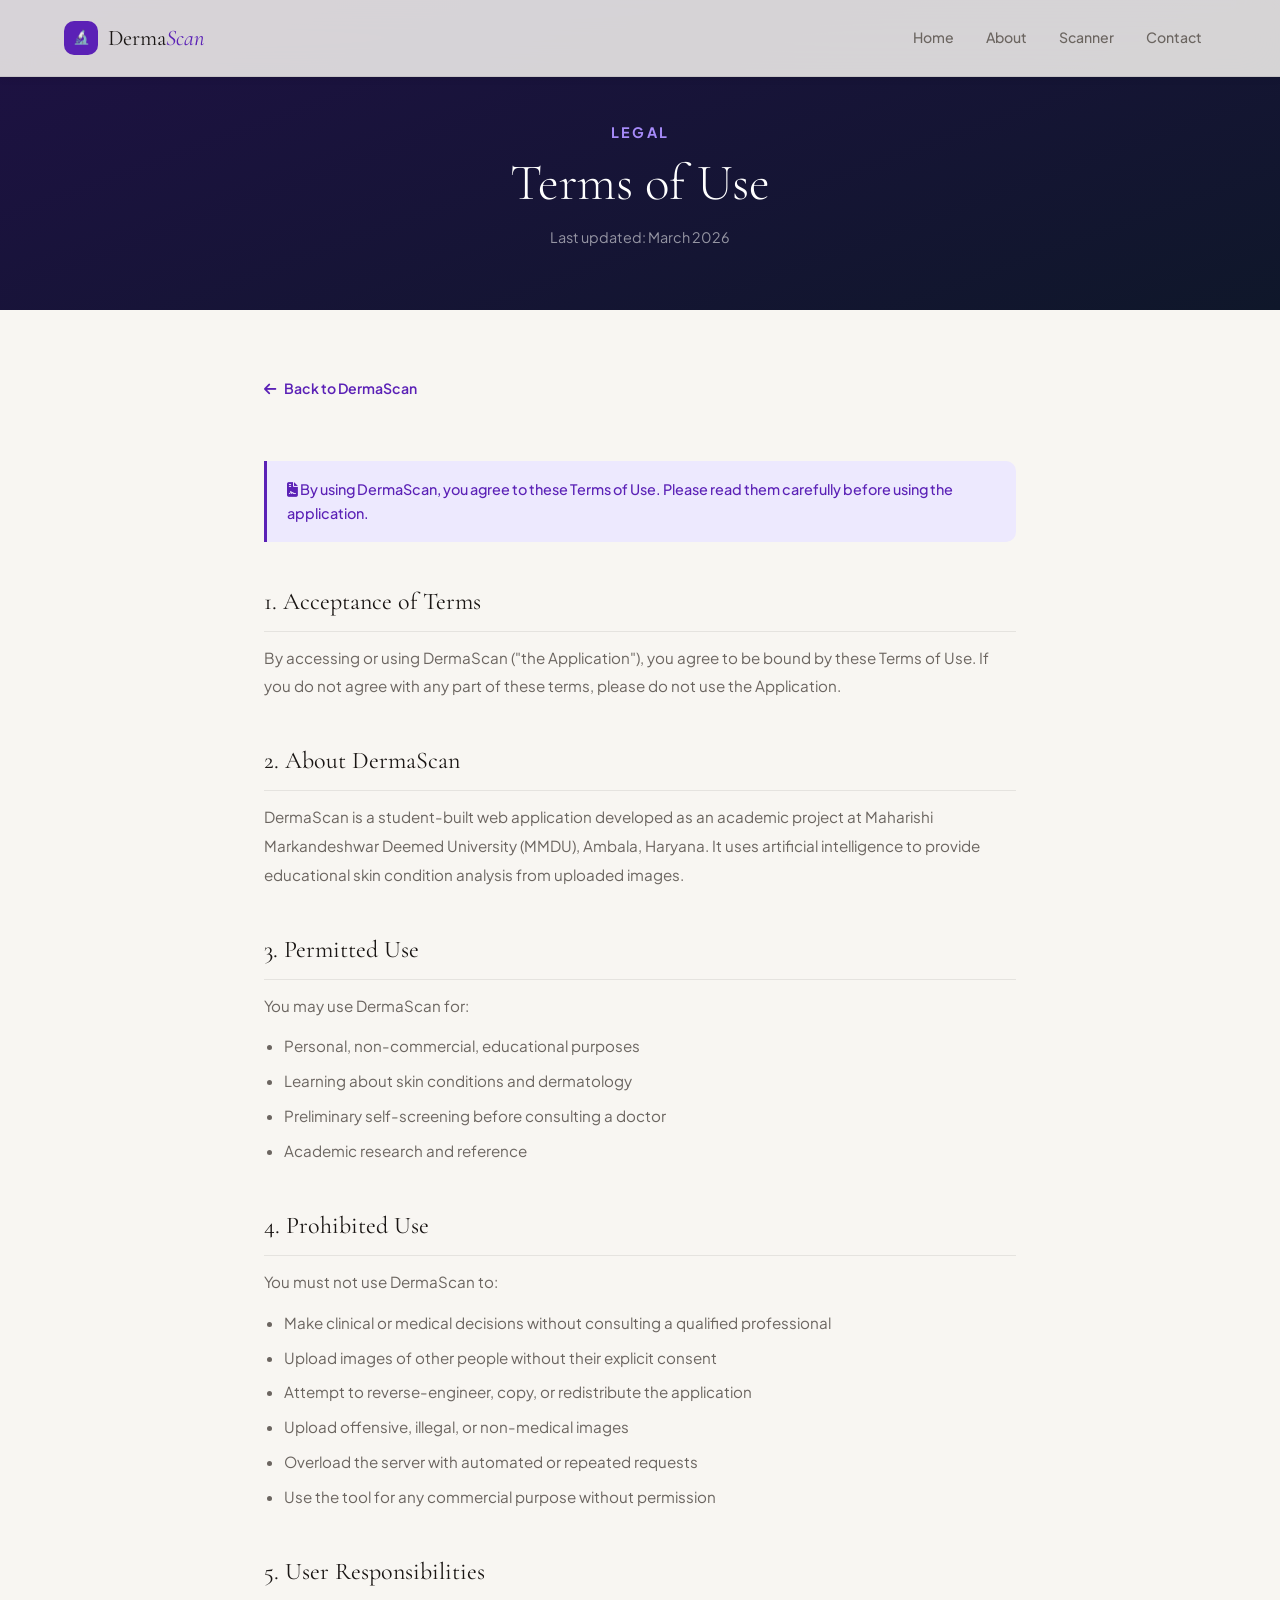
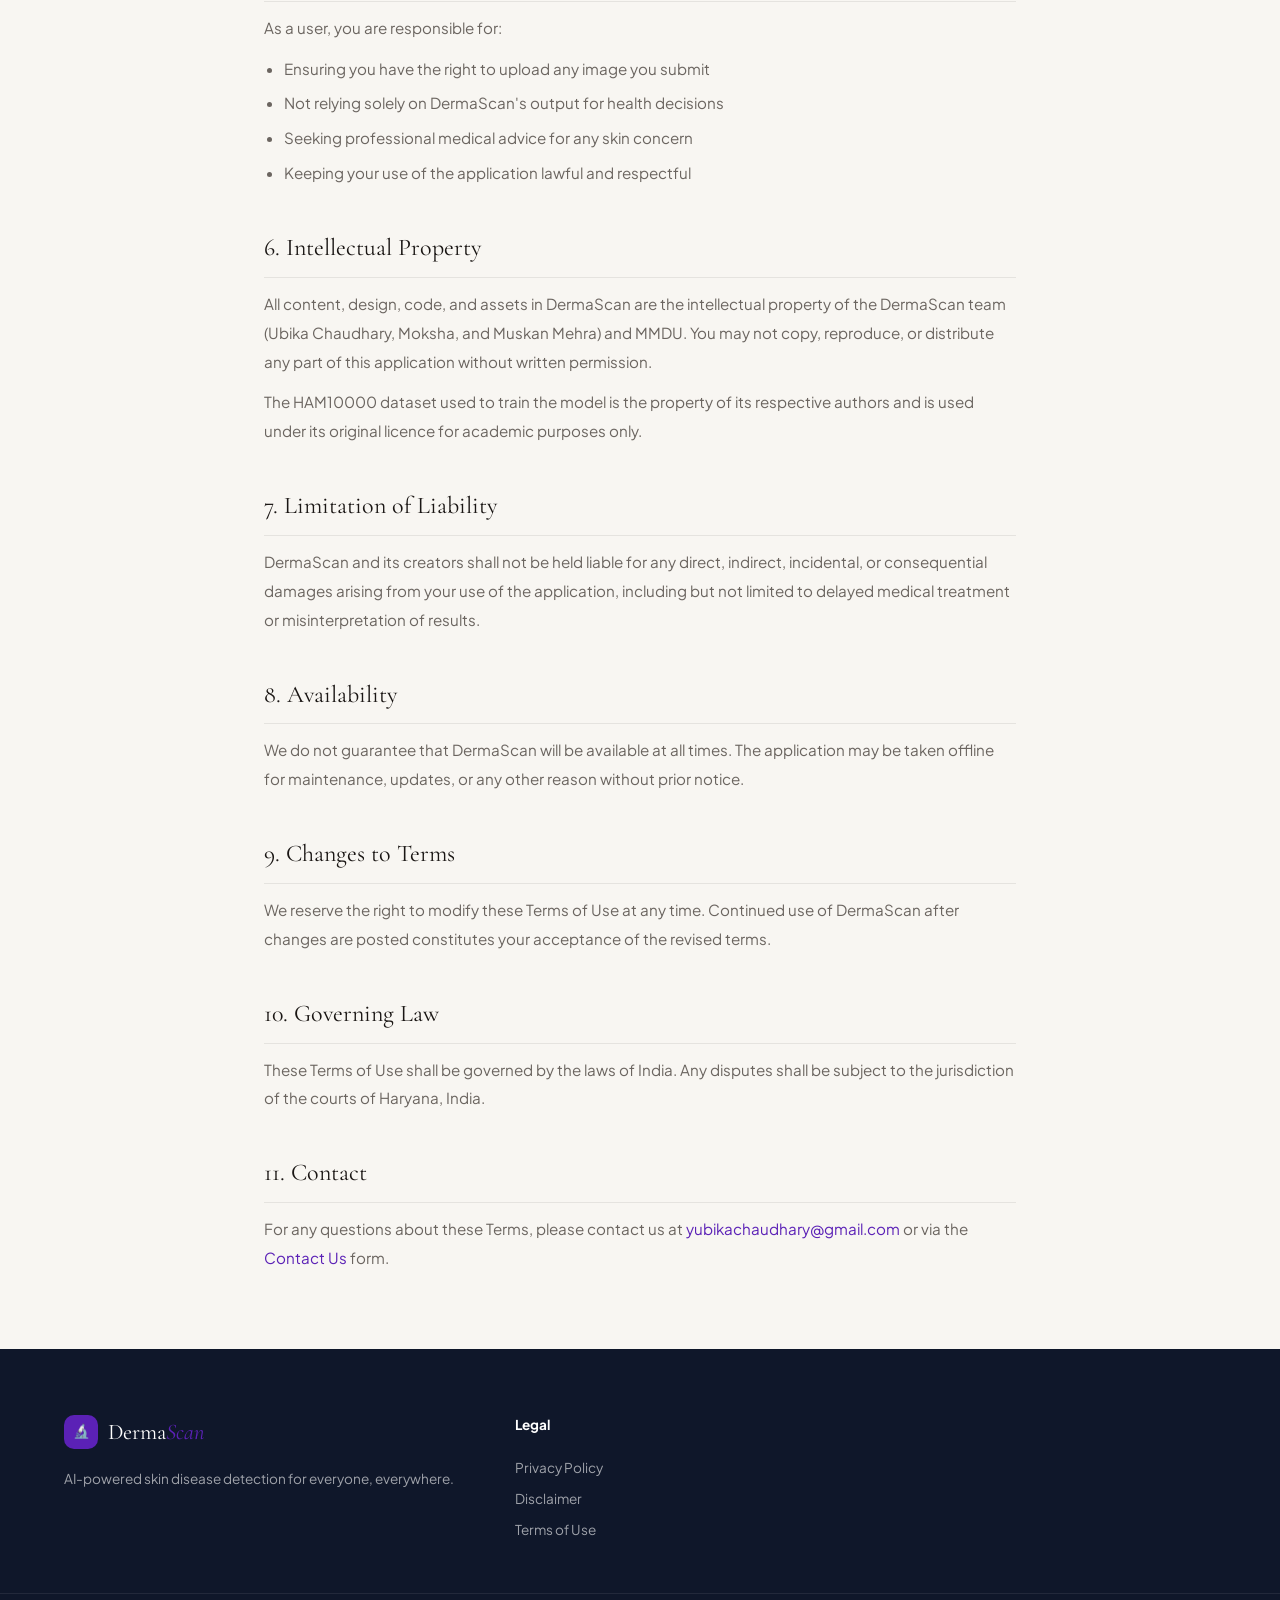
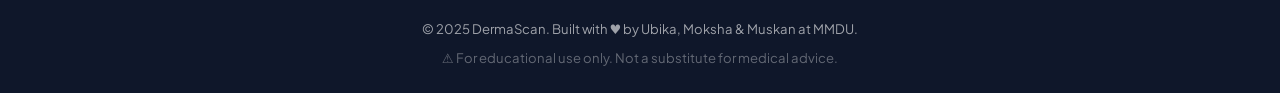
<file: Frontend/terms.html>
<!DOCTYPE html>
<html lang="en">
<head>
  <meta charset="UTF-8" />
  <meta name="viewport" content="width=device-width, initial-scale=1.0" />
  <title>Terms of Use — DermaScan</title>
  <link rel="icon" href="data:image/svg+xml,<svg xmlns='http://www.w3.org/2000/svg' viewBox='0 0 100 100'><rect width='100' height='100' rx='20' fill='%235B21B6'/><text y='.9em' font-size='70' x='12'>🔬</text></svg>">
  <link rel="preconnect" href="https://fonts.googleapis.com" />
  <link rel="preconnect" href="https://fonts.gstatic.com" crossorigin />
  <link href="https://fonts.googleapis.com/css2?family=Cormorant+Garamond:ital,wght@0,300;0,400;0,600;1,300&family=Plus+Jakarta+Sans:wght@300;400;500;600;700&display=swap" rel="stylesheet" />
  <link rel="stylesheet" href="https://cdnjs.cloudflare.com/ajax/libs/font-awesome/6.5.0/css/all.min.css" />
  <link rel="stylesheet" href="style.css" />
  <style>
    .legal-hero {
      background: linear-gradient(160deg, #1E1144 0%, #0F172A 100%);
      padding: 120px 24px 60px;
      text-align: center;
      color: #fff;
    }
    .legal-hero .section-label { color: #A78BFA; }
    .legal-hero .section-title { color: #fff; margin-bottom: 12px; }
    .legal-hero p { color: rgba(255,255,255,0.55); font-size: 0.9rem; }
    .legal-body {
      max-width: 800px;
      margin: 0 auto;
      padding: 64px 24px;
    }
    .legal-body h2 {
      font-family: var(--serif);
      font-size: 1.5rem;
      font-weight: 400;
      color: var(--text);
      margin: 40px 0 12px;
      padding-bottom: 8px;
      border-bottom: 1px solid var(--border);
    }
    .legal-body h2:first-child { margin-top: 0; }
    .legal-body p, .legal-body li {
      font-size: 0.95rem;
      color: var(--text-muted);
      line-height: 1.9;
      margin-bottom: 12px;
    }
    .legal-body ul { padding-left: 20px; margin-bottom: 16px; }
    .legal-body ul li { margin-bottom: 6px; }
    .legal-back {
      display: inline-flex;
      align-items: center;
      gap: 8px;
      margin-bottom: 40px;
      font-size: 0.88rem;
      color: var(--accent);
      font-weight: 600;
      transition: var(--transition);
    }
    .legal-back:hover { gap: 12px; }
    .legal-highlight {
      background: var(--accent-light);
      border-left: 3px solid var(--accent);
      border-radius: 0 var(--radius-sm) var(--radius-sm) 0;
      padding: 16px 20px;
      margin: 20px 0;
      font-size: 0.9rem;
      color: var(--accent);
      font-weight: 500;
      line-height: 1.7;
    }
  </style>
</head>
<body>

  <!-- HEADER -->
  <header id="site-header" class="scrolled">
    <div class="header-inner">
      <a href="index.html" class="logo">
        <span class="logo-icon">🔬</span>
        <span>Derma<em>Scan</em></span>
      </a>
      <nav class="main-nav">
        <a href="index.html#home" class="nav-link">Home</a>
        <a href="index.html#about" class="nav-link">About</a>
        <a href="index.html#scanner" class="nav-link">Scanner</a>
        <a href="index.html#contact" class="nav-link">Contact</a>
      </nav>
    </div>
  </header>

  <!-- HERO -->
  <div class="legal-hero">
    <p class="section-label">Legal</p>
    <h1 class="section-title">Terms of Use</h1>
    <p>Last updated: March 2026</p>
  </div>

  <!-- BODY -->
  <div class="legal-body">
    <a href="index.html" class="legal-back">
      <i class="fas fa-arrow-left"></i> Back to DermaScan
    </a>

    <div class="legal-highlight">
      <i class="fas fa-file-contract"></i>
      By using DermaScan, you agree to these Terms of Use. Please read them carefully before using the application.
    </div>

    <h2>1. Acceptance of Terms</h2>
    <p>By accessing or using DermaScan ("the Application"), you agree to be bound by these Terms of Use. If you do not agree with any part of these terms, please do not use the Application.</p>

    <h2>2. About DermaScan</h2>
    <p>DermaScan is a student-built web application developed as an academic project at Maharishi Markandeshwar Deemed University (MMDU), Ambala, Haryana. It uses artificial intelligence to provide educational skin condition analysis from uploaded images.</p>

    <h2>3. Permitted Use</h2>
    <p>You may use DermaScan for:</p>
    <ul>
      <li>Personal, non-commercial, educational purposes</li>
      <li>Learning about skin conditions and dermatology</li>
      <li>Preliminary self-screening before consulting a doctor</li>
      <li>Academic research and reference</li>
    </ul>

    <h2>4. Prohibited Use</h2>
    <p>You must not use DermaScan to:</p>
    <ul>
      <li>Make clinical or medical decisions without consulting a qualified professional</li>
      <li>Upload images of other people without their explicit consent</li>
      <li>Attempt to reverse-engineer, copy, or redistribute the application</li>
      <li>Upload offensive, illegal, or non-medical images</li>
      <li>Overload the server with automated or repeated requests</li>
      <li>Use the tool for any commercial purpose without permission</li>
    </ul>

    <h2>5. User Responsibilities</h2>
    <p>As a user, you are responsible for:</p>
    <ul>
      <li>Ensuring you have the right to upload any image you submit</li>
      <li>Not relying solely on DermaScan's output for health decisions</li>
      <li>Seeking professional medical advice for any skin concern</li>
      <li>Keeping your use of the application lawful and respectful</li>
    </ul>

    <h2>6. Intellectual Property</h2>
    <p>All content, design, code, and assets in DermaScan are the intellectual property of the DermaScan team (Ubika Chaudhary, Moksha, and Muskan Mehra) and MMDU. You may not copy, reproduce, or distribute any part of this application without written permission.</p>
    <p>The HAM10000 dataset used to train the model is the property of its respective authors and is used under its original licence for academic purposes only.</p>

    <h2>7. Limitation of Liability</h2>
    <p>DermaScan and its creators shall not be held liable for any direct, indirect, incidental, or consequential damages arising from your use of the application, including but not limited to delayed medical treatment or misinterpretation of results.</p>

    <h2>8. Availability</h2>
    <p>We do not guarantee that DermaScan will be available at all times. The application may be taken offline for maintenance, updates, or any other reason without prior notice.</p>

    <h2>9. Changes to Terms</h2>
    <p>We reserve the right to modify these Terms of Use at any time. Continued use of DermaScan after changes are posted constitutes your acceptance of the revised terms.</p>

    <h2>10. Governing Law</h2>
    <p>These Terms of Use shall be governed by the laws of India. Any disputes shall be subject to the jurisdiction of the courts of Haryana, India.</p>

    <h2>11. Contact</h2>
    <p>For any questions about these Terms, please contact us at <a href="mailto:yubikachaudhary@gmail.com" style="color:var(--accent)">yubikachaudhary@gmail.com</a> or via the <a href="index.html#contact" style="color:var(--accent)">Contact Us</a> form.</p>
  </div>

  <!-- FOOTER -->
  <footer class="footer">
    <div class="footer-inner">
      <div class="footer-brand">
        <a href="index.html" class="logo"><span class="logo-icon">🔬</span></i></span><span>Derma<em>Scan</em></span></a>
        <p>AI-powered skin disease detection for everyone, everywhere.</p>
      </div>
      <div class="footer-links">
        <h4>Legal</h4>
        <a href="privacy.html">Privacy Policy</a>
        <a href="disclaimer.html">Disclaimer</a>
        <a href="terms.html">Terms of Use</a>
      </div>
    </div>
    <div class="footer-bottom">
      <p>© 2025 DermaScan. Built with ♥ by Ubika, Moksha &amp; Muskan at MMDU.</p>
      <p class="footer-note">⚠️ For educational use only. Not a substitute for medical advice.</p>
    </div>
  </footer>

</body>
</html>
</file>
<file: Frontend/style.css>
/* ═══════════════════════════════════════════
   DERMASCAN — STYLESHEET
   Aesthetic: Refined Medical · Warm & Modern
   ═══════════════════════════════════════════ */

/* ── TOKENS ── */
:root {
  --bg:          #F8F6F2;
  --bg-alt:      #FFFFFF;
  --surface:     rgba(255,255,255,0.72);
  --border:      rgba(0,0,0,0.08);
  --text:        #1A1614;
  --text-muted:  #6B6560;
  --accent:      #5B21B6;
  --accent-2:    #7C3AED;
  --accent-light:#EDE9FE;
  --teal:        #0D9488;
  --rose:        #E11D48;
  --amber:       #D97706;
  --green:       #16A34A;
  --shadow-sm:   0 2px 8px rgba(0,0,0,0.06);
  --shadow-md:   0 8px 32px rgba(0,0,0,0.10);
  --shadow-lg:   0 24px 64px rgba(0,0,0,0.12);
  --radius-sm:   10px;
  --radius-md:   18px;
  --radius-lg:   28px;
  --transition:  0.3s cubic-bezier(0.4,0,0.2,1);
  --serif:       'Cormorant Garamond', Georgia, serif;
  --sans:        'Plus Jakarta Sans', system-ui, sans-serif;
}

/* ── RESET ── */
*, *::before, *::after { margin:0; padding:0; box-sizing:border-box; }
html { scroll-behavior:smooth; scroll-padding-top:80px; }
body {
  font-family: var(--sans);
  background: var(--bg);
  color: var(--text);
  line-height: 1.7;
  overflow-x: hidden;
}
a { text-decoration:none; color:inherit; }
img { max-width:100%; display:block; }
button { cursor:pointer; font-family:var(--sans); border:none; background:none; }

/* ── CANVAS BG ── */
#bg-canvas {
  position:fixed; inset:0;
  pointer-events:none; z-index:0;
  opacity:0.35;
}

/* ── SHARED LAYOUT ── */
.section-wrap {
  max-width: 1200px;
  margin: 0 auto;
  padding: 0 24px;
}
section { position:relative; z-index:1; }

/* ── TYPOGRAPHY HELPERS ── */
.section-label {
  font-size: 0.75rem;
  font-weight: 700;
  letter-spacing: 0.14em;
  text-transform: uppercase;
  color: var(--accent-2);
  margin-bottom: 10px;
}
.section-title {
  font-family: var(--serif);
  font-size: clamp(2rem, 4vw, 3.2rem);
  font-weight: 300;
  line-height: 1.15;
  color: var(--text);
  margin-bottom: 18px;
}
.section-desc {
  font-size: 1.05rem;
  color: var(--text-muted);
  max-width: 540px;
  margin: 0 auto 48px;
}
.section-header { text-align:center; }
.body-text { font-size: 1rem; color: var(--text-muted); line-height:1.8; }

/* ── BUTTONS ── */
.btn-primary {
  display:inline-flex; align-items:center; gap:8px;
  padding: 13px 28px;
  background: var(--accent);
  color: #fff;
  border-radius: 50px;
  font-size: 0.95rem;
  font-weight: 600;
  transition: var(--transition);
  box-shadow: 0 4px 20px rgba(91,33,182,0.3);
}
.btn-primary:hover {
  background: var(--accent-2);
  transform: translateY(-2px);
  box-shadow: 0 8px 32px rgba(91,33,182,0.4);
}
.btn-primary.full-width { width:100%; justify-content:center; }

.btn-ghost {
  display:inline-flex; align-items:center; gap:8px;
  padding: 13px 24px;
  border: 1.5px solid var(--border);
  border-radius: 50px;
  font-size: 0.95rem;
  font-weight: 500;
  color: var(--text);
  transition: var(--transition);
}
.btn-ghost:hover {
  border-color: var(--accent);
  color: var(--accent);
  background: var(--accent-light);
}
.btn-ghost-sm {
  display:inline-flex; align-items:center; gap:6px;
  padding: 7px 16px;
  border: 1px solid var(--border);
  border-radius: 50px;
  font-size: 0.82rem;
  color: var(--text-muted);
  transition: var(--transition);
}
.btn-ghost-sm:hover { border-color:var(--accent); color:var(--accent); }

/* ── HEADER ── */
#site-header {
  position: fixed; top:0; left:0; right:0;
  z-index: 1000;
  padding: 0;
  transition: var(--transition);
}
#site-header.scrolled {
  background: rgba(248,246,242,0.85);
  backdrop-filter: blur(20px);
  border-bottom: 1px solid var(--border);
  box-shadow: var(--shadow-sm);
}
.header-inner {
  max-width:1200px; margin:0 auto;
  display:flex; align-items:center; gap:24px;
  padding: 18px 24px;
}
.logo {
  display:flex; align-items:center; gap:10px;
  font-family: var(--serif);
  font-size: 1.4rem;
  font-weight: 400;
  color: var(--text);
  flex-shrink:0;
}
.logo em { color:var(--accent); font-style:italic; }
.logo-icon {
  width:34px; height:34px;
  background: var(--accent);
  border-radius: 10px;
  display:flex; align-items:center; justify-content:center;
  color:#fff; font-size:0.85rem;
}
.main-nav {
  display:flex; align-items:center; gap:4px;
  margin-left:auto;
}
.nav-link {
  padding: 8px 14px;
  border-radius: 50px;
  font-size: 0.88rem;
  font-weight: 500;
  color: var(--text-muted);
  transition: var(--transition);
}
.nav-link:hover, .nav-link.active {
  background: var(--accent-light);
  color: var(--accent);
}
.scan-cta-btn {
  display:flex; align-items:center; gap:6px;
  padding: 9px 20px;
  background: var(--accent);
  color:#fff;
  border-radius: 50px;
  font-size: 0.85rem;
  font-weight: 600;
  transition: var(--transition);
  white-space:nowrap;
}
.scan-cta-btn:hover { background:var(--accent-2); }
.hamburger {
  display:none;
  flex-direction:column; gap:5px;
  padding:6px; margin-left:8px;
}
.hamburger span {
  width:22px; height:2px;
  background:var(--text);
  border-radius:2px;
  transition:var(--transition);
  display:block;
}

/* ── HERO ── */
.hero {
  min-height:100vh;
  display:flex; align-items:center; gap:60px;
  padding: 100px 48px 60px;
  max-width:1280px; margin:0 auto;
  position:relative; overflow:hidden;
}
.hero-content { flex:1; max-width:560px; }
.hero-badge {
  display:inline-flex; align-items:center; gap:8px;
  padding: 7px 16px;
  background: var(--accent-light);
  color: var(--accent);
  border-radius:50px;
  font-size: 0.78rem;
  font-weight: 700;
  letter-spacing:0.06em;
  text-transform:uppercase;
  margin-bottom:28px;
}
.hero-title {
  font-family: var(--serif);
  font-size: clamp(2.8rem, 6vw, 5rem);
  font-weight:300;
  line-height:1.1;
  margin-bottom:24px;
}
.hero-title em { color:var(--accent); font-style:italic; }
.hero-title-accent {
  background: linear-gradient(120deg, var(--accent) 0%, var(--teal) 100%);
  -webkit-background-clip:text;
  -webkit-text-fill-color:transparent;
  background-clip:text;
}
.hero-subtitle {
  font-size:1.1rem;
  color: var(--text-muted);
  margin-bottom:36px;
  line-height:1.8;
}
.hero-actions {
  display:flex; align-items:center; gap:14px;
  flex-wrap:wrap;
  margin-bottom:48px;
}
.hero-stats {
  display:flex; align-items:center; gap:24px;
}
.stat { display:flex; flex-direction:column; gap:2px; }
.stat-num {
  font-family:var(--serif);
  font-size:2rem; font-weight:300;
  color:var(--text);
}
.stat-label { font-size:0.78rem; color:var(--text-muted); }
.stat-divider { width:1px; height:40px; background:var(--border); }

.hero-visual {
  flex:1;
  position:relative;
  display:flex; align-items:center; justify-content:center;
  min-height:420px;
}
.hero-orb {
  position:absolute;
  border-radius:50%;
  filter:blur(60px);
  pointer-events:none;
}
.orb-1 {
  width:340px; height:340px;
  background: radial-gradient(circle, rgba(91,33,182,0.18) 0%, transparent 70%);
  top:10%; right:-40px;
}
.orb-2 {
  width:280px; height:280px;
  background: radial-gradient(circle, rgba(13,148,136,0.15) 0%, transparent 70%);
  bottom:0; left:0;
}
.skin-ring {
  width:260px; height:260px;
  border-radius:50%;
  border: 2px solid rgba(91,33,182,0.2);
  display:flex; align-items:center; justify-content:center;
  position:relative; z-index:2;
  animation: spin-slow 20s linear infinite;
}
.skin-ring::before {
  content:'';
  position:absolute; inset:12px;
  border-radius:50%;
  border: 1px dashed rgba(91,33,182,0.15);
}
.skin-inner {
  width:180px; height:180px;
  border-radius:50%;
  background: linear-gradient(135deg, var(--accent-light), #fff);
  box-shadow: var(--shadow-lg);
  display:flex; flex-direction:column;
  align-items:center; justify-content:center;
  gap:10px;
  animation: spin-slow 20s linear infinite reverse;
}
.skin-inner i { font-size:2rem; color:var(--accent); }
.skin-inner p { font-size:0.72rem; text-align:center; color:var(--text-muted); line-height:1.4; }
@keyframes spin-slow { to { transform:rotate(360deg); } }

.hero-card-float {
  position:absolute;
  background:rgba(255,255,255,0.9);
  backdrop-filter:blur(16px);
  border:1px solid var(--border);
  border-radius:var(--radius-sm);
  padding:12px 16px;
  display:flex; align-items:center; gap:10px;
  font-size:0.78rem; font-weight:600;
  box-shadow: var(--shadow-md);
  z-index:3; white-space:nowrap;
  animation: float 4s ease-in-out infinite;
}
.card-f1 { top:12%; left:-20px; }
.card-f1 i { color:var(--green); font-size:1rem; }
.card-f2 { bottom:18%; right:-10px; animation-delay:2s; }
.card-f2 i { color:var(--rose); font-size:1rem; }
@keyframes float {
  0%,100% { transform:translateY(0); }
  50% { transform:translateY(-10px); }
}

/* ── ABOUT ── */
.about { padding: 100px 0; background:var(--bg-alt); }
.about .section-wrap {
  display:grid;
  grid-template-columns:1fr 1fr;
  gap:80px; align-items:center;
}
.about-text .section-title { margin-bottom:16px; }
.feature-list {
  list-style:none; margin-top:24px;
  display:flex; flex-direction:column; gap:12px;
}
.feature-list li {
  display:flex; align-items:center; gap:12px;
  font-size:0.95rem; color:var(--text-muted);
}
.feature-list i { color:var(--accent); width:16px; }

.about-cards {
  display:grid; grid-template-columns:1fr 1fr; gap:16px;
}
.about-card {
  padding:24px;
  border-radius:var(--radius-md);
  border:1px solid var(--border);
  transition:var(--transition);
}
.about-card:hover { transform:translateY(-4px); box-shadow:var(--shadow-md); }
.about-card i { font-size:1.5rem; margin-bottom:12px; display:block; }
.about-card h4 { font-size:1rem; font-weight:600; margin-bottom:8px; }
.about-card p { font-size:0.84rem; color:var(--text-muted); line-height:1.6; }
.card-teal  { background:linear-gradient(135deg,#F0FDFA,#CCFBF1); }
.card-teal i { color:var(--teal); }
.card-rose  { background:linear-gradient(135deg,#FFF1F2,#FFE4E6); }
.card-rose i { color:var(--rose); }
.card-amber { background:linear-gradient(135deg,#FFFBEB,#FEF3C7); }
.card-amber i { color:var(--amber); }
.card-purple { background:linear-gradient(135deg,var(--accent-light),#EDE9FE); }
.card-purple i { color:var(--accent); }

/* ── DISEASES ── */
.diseases { padding:100px 0; }
.tab-bar {
  display:flex; gap:8px; justify-content:center;
  margin-bottom:48px;
}
.tab-btn {
  padding:10px 28px;
  border-radius:50px;
  font-size:0.9rem; font-weight:600;
  color:var(--text-muted);
  border:1.5px solid var(--border);
  transition:var(--transition);
}
.tab-btn.active {
  background:var(--accent); color:#fff;
  border-color:var(--accent);
  box-shadow: 0 4px 16px rgba(91,33,182,0.25);
}
.tab-panel { display:none; }
.tab-panel.active { display:block; animation:fadeUp 0.4s ease; }

.skin-grid {
  display:grid;
  grid-template-columns:repeat(auto-fill, minmax(240px, 1fr));
  gap:20px;
}
.skin-card {
  background:var(--bg-alt);
  border:1px solid var(--border);
  border-radius:var(--radius-md);
  padding:28px 24px;
  transition:var(--transition);
}
.skin-card:hover { transform:translateY(-6px); box-shadow:var(--shadow-md); }
.skin-icon {
  width:52px; height:52px; border-radius:14px;
  display:flex; align-items:center; justify-content:center;
  font-size:1.3rem; color:#fff; margin-bottom:16px;
}
.skin-card h3 { font-size:1.05rem; font-weight:600; margin-bottom:10px; }
.skin-card p { font-size:0.85rem; color:var(--text-muted); line-height:1.7; margin-bottom:16px; }
.skin-tags { display:flex; flex-wrap:wrap; gap:6px; }
.skin-tags span {
  font-size:0.72rem; font-weight:600;
  padding:3px 10px;
  background:var(--bg);
  border:1px solid var(--border);
  border-radius:50px;
  color:var(--text-muted);
}

.disease-grid {
  display:grid;
  grid-template-columns:repeat(auto-fill, minmax(300px, 1fr));
  gap:20px;
}
.disease-card {
  background:var(--bg-alt);
  border-radius:var(--radius-md);
  padding:28px 24px;
  position:relative;
  border:1px solid var(--border);
  transition:var(--transition);
}
.disease-card:hover { transform:translateY(-6px); box-shadow:var(--shadow-md); }
.severity-badge {
  position:absolute; top:18px; right:18px;
  font-size:0.68rem; font-weight:700;
  text-transform:uppercase; letter-spacing:0.08em;
  padding:4px 10px; border-radius:50px;
}
.severity-critical .severity-badge { background:#FEE2E2; color:#DC2626; }
.severity-high .severity-badge     { background:#FEF3C7; color:#D97706; }
.severity-moderate .severity-badge { background:#E0F2FE; color:#0284C7; }
.severity-low .severity-badge      { background:#F0FDF4; color:#16A34A; }
.disease-icon { font-size:1.6rem; margin-bottom:14px; }
.severity-critical .disease-icon { color:#DC2626; }
.severity-high .disease-icon     { color:#D97706; }
.severity-moderate .disease-icon { color:#0284C7; }
.severity-low .disease-icon      { color:#16A34A; }
.disease-card h3 { font-size:1.05rem; font-weight:700; margin-bottom:10px; }
.disease-card p  { font-size:0.85rem; color:var(--text-muted); line-height:1.7; margin-bottom:18px; }
.action-tag {
  display:inline-flex; align-items:center; gap:6px;
  font-size:0.78rem; font-weight:600;
  padding:6px 14px; border-radius:50px;
}
.action-tag.urgent   { background:#FEE2E2; color:#DC2626; }
.action-tag.warning  { background:#FEF3C7; color:#D97706; }
.action-tag.monitor  { background:#E0F2FE; color:#0284C7; }
.action-tag.ok       { background:#F0FDF4; color:#16A34A; }

/* ── SCANNER ── */
.scanner {
  padding:100px 0;
  background: linear-gradient(160deg, #1E1144 0%, #0F172A 50%, #162032 100%);
  color:#fff;
}
.scanner .section-wrap { color:#fff; }
.scanner .section-label { color:#A78BFA; }
.scanner .section-title { color:#fff; }
.scanner .body-text { color:rgba(255,255,255,0.65); }
.scanner-wrap {
  display:grid;
  grid-template-columns:1fr 1fr;
  gap:80px; align-items:start;
}
.scanner-tips {
  margin-top:28px;
  background:rgba(255,255,255,0.06);
  border:1px solid rgba(255,255,255,0.1);
  border-radius:var(--radius-md);
  padding:20px 24px;
}
.scanner-tips h4 {
  font-size:0.9rem; font-weight:600;
  color:rgba(255,255,255,0.85);
  margin-bottom:14px;
  display:flex; align-items:center; gap:8px;
}
.scanner-tips h4 i { color:#FBBF24; }
.scanner-tips ul { list-style:none; display:flex; flex-direction:column; gap:10px; }
.scanner-tips li {
  display:flex; align-items:center; gap:10px;
  font-size:0.85rem; color:rgba(255,255,255,0.55);
}
.scanner-tips li i { width:14px; color:#A78BFA; }
.disclaimer-box {
  margin-top:24px;
  display:flex; gap:12px;
  background:rgba(251,191,36,0.1);
  border:1px solid rgba(251,191,36,0.25);
  border-radius:var(--radius-sm);
  padding:16px;
}
.disclaimer-box i { color:#FBBF24; flex-shrink:0; margin-top:2px; }
.disclaimer-box p { font-size:0.82rem; color:rgba(255,255,255,0.6); line-height:1.7; }
.disclaimer-box strong { color:rgba(255,255,255,0.85); }

.scanner-panel {
  background:rgba(255,255,255,0.06);
  border:1px solid rgba(255,255,255,0.12);
  border-radius:var(--radius-lg);
  padding:32px;
  backdrop-filter:blur(20px);
  min-height:380px;
  display:flex;
  flex-direction:column;
  justify-content:flex-start;
}

/* ── UPLOAD ZONE ── */
.upload-zone {
  display:flex;
  flex-direction:column;
  align-items:center;
  justify-content:center;
  gap:14px;
  text-align:center;
  padding:48px 24px;
  border:2px dashed rgba(255,255,255,0.2);
  border-radius:var(--radius-md);
  cursor:pointer;
  transition:var(--transition);
  width:100%;
}
.upload-zone:hover {
  border-color:rgba(167,139,250,0.6);
  background:rgba(167,139,250,0.05);
}
.upload-icon {
  width:72px; height:72px;
  border-radius:50%;
  background:rgba(167,139,250,0.15);
  display:flex; align-items:center; justify-content:center;
  font-size:2rem; color:#A78BFA;
  margin:0 auto;
}
.upload-zone h3 { color:#fff; font-size:1.1rem; font-weight:600; }
.upload-zone p  { color:rgba(255,255,255,0.45); font-size:0.9rem; }

/* ── PREVIEW ZONE ── */
.preview-zone {
  display:flex;
  flex-direction:column;
  gap:16px;
  align-items:center;
  width:100%;
}
.preview-zone img {
  width:100%; max-height:240px;
  object-fit:contain;
  border-radius:var(--radius-md);
  border:1px solid rgba(255,255,255,0.1);
}
.preview-info {
  width:100%;
  display:flex; align-items:center; justify-content:space-between; gap:12px;
}
#file-name-display {
  font-size:0.85rem;
  color:rgba(255,255,255,0.55);
  flex:1;
  overflow:hidden;
  text-overflow:ellipsis;
  white-space:nowrap;
}

/* ── DNA LOADER ── */
.loading-zone {
  display:flex; flex-direction:column;
  align-items:center; justify-content:center;
  gap:24px; padding:40px;
  flex:1;
}
.dna-loader { display:flex; align-items:flex-end; gap:6px; height:48px; }
.dna-bar {
  width:8px; border-radius:4px;
  background:linear-gradient(to top, var(--accent), #A78BFA);
  animation:dna-bounce 1.2s ease-in-out infinite;
}
.dna-bar:nth-child(2) { animation-delay:0.1s; }
.dna-bar:nth-child(3) { animation-delay:0.2s; }
.dna-bar:nth-child(4) { animation-delay:0.3s; }
.dna-bar:nth-child(5) { animation-delay:0.4s; }
@keyframes dna-bounce {
  0%,100% { height:16px; }
  50% { height:48px; }
}
#loading-text { color:rgba(255,255,255,0.6); font-size:0.9rem; }

/* ── RESULTS ZONE ── */
.results-zone {
  display:flex;
  flex-direction:column;
  gap:12px;
  width:100%;
}

.result-header {
  display:flex; align-items:center; gap:14px;
  background:rgba(167,139,250,0.12);
  border:1px solid rgba(167,139,250,0.25);
  border-radius:var(--radius-md);
  padding:18px 20px;
}
.result-icon { font-size:1.6rem; flex-shrink:0; }
.result-condition { font-size:1.2rem; font-weight:700; color:#fff; }
.result-confidence { font-size:0.82rem; color:rgba(255,255,255,0.55); margin-top:3px; }

.result-block {
  background:rgba(255,255,255,0.05);
  border:1px solid rgba(255,255,255,0.08);
  border-radius:var(--radius-md);
  padding:18px 20px;
}
.result-block h4 {
  font-size:0.85rem; font-weight:600;
  color:rgba(255,255,255,0.7);
  margin-bottom:10px;
  display:flex; align-items:center; gap:8px;
}
.result-block h4 i { color:#A78BFA; }
.result-block p { font-size:0.88rem; color:rgba(255,255,255,0.55); line-height:1.7; }
.result-block ul { list-style:none; display:flex; flex-direction:column; gap:8px; }
.result-block ul li {
  font-size:0.85rem; color:rgba(255,255,255,0.55);
  display:flex; align-items:flex-start; gap:8px;
}
.result-block ul li::before { content:'→'; color:#A78BFA; flex-shrink:0; }

.result-doctor {
  background:rgba(251,191,36,0.1);
  border:1px solid rgba(251,191,36,0.25);
  border-radius:var(--radius-sm);
  padding:16px 18px;
  display:flex; align-items:flex-start; gap:12px;
}
.result-doctor i { color:#FBBF24; flex-shrink:0; margin-top:3px; font-size:1rem; }
.result-doctor div p:first-child {
  font-size:0.78rem; font-weight:700;
  color:#FBBF24; text-transform:uppercase;
  letter-spacing:0.06em; margin-bottom:4px;
}
.result-doctor div p:last-child { font-size:0.85rem; color:rgba(255,255,255,0.6); }

.result-retry-btn {
  display:flex; align-items:center; justify-content:center; gap:8px;
  padding:12px;
  background:rgba(255,255,255,0.08);
  border:1px solid rgba(255,255,255,0.12);
  border-radius:50px;
  color:rgba(255,255,255,0.65);
  font-size:0.88rem; font-weight:600;
  transition:var(--transition);
  margin-top:4px;
}
.result-retry-btn:hover { background:rgba(255,255,255,0.14); color:#fff; }

/* ── TEAM ── */
.team { padding:100px 0; background:var(--bg-alt); }
.team-grid {
  display:flex; gap:24px; justify-content:center;
  flex-wrap:wrap; margin-top:0;
}
.team-card {
  background:var(--bg);
  border:1px solid var(--border);
  border-radius:var(--radius-lg);
  padding:36px 28px;
  text-align:center;
  width:240px;
  transition:var(--transition);
  position:relative;
}
.team-card:hover { transform:translateY(-8px); box-shadow:var(--shadow-lg); }
.team-card.featured {
  background:linear-gradient(160deg, var(--accent-light) 0%, #fff 60%);
  border-color:rgba(91,33,182,0.2);
}
.team-card.featured::before {
  content:'★ Lead';
  position:absolute; top:16px; right:16px;
  font-size:0.68rem; font-weight:700; text-transform:uppercase;
  color:var(--accent); letter-spacing:0.08em;
}
.team-avatar {
  font-size:4rem;
  color:var(--text-muted);
  margin-bottom:18px;
  line-height:1;
}
.team-card.featured .team-avatar { color:var(--accent); }
.team-info h3 { font-size:1.05rem; font-weight:700; margin-bottom:4px; }
.team-role { font-size:0.82rem; color:var(--accent); font-weight:600; }
.team-socials {
  display:flex; gap:8px; justify-content:center;
  margin-top:16px;
}
.team-socials a {
  width:34px; height:34px;
  border-radius:50%;
  background:var(--bg-alt);
  border:1px solid var(--border);
  display:flex; align-items:center; justify-content:center;
  font-size:0.85rem; color:var(--text-muted);
  transition:var(--transition);
}
.team-socials a:hover { background:var(--accent); color:#fff; border-color:var(--accent); }

/* ── CONTACT ── */
.contact { padding:100px 0; }
.contact-wrap {
  display:grid; grid-template-columns:1fr 1.4fr;
  gap:80px; align-items:start;
  margin-bottom:60px;
}
.contact-info .section-title { margin-bottom:16px; }
.contact-details { margin-top:28px; display:flex; flex-direction:column; gap:14px; }
.contact-item {
  display:flex; align-items:center; gap:12px;
  font-size:0.9rem; color:var(--text-muted);
  transition:var(--transition);
}
a.contact-item:hover { color:var(--accent); }
.contact-item i { color:var(--accent); width:16px; }

.contact-form {
  background:var(--bg-alt);
  border:1px solid var(--border);
  border-radius:var(--radius-lg);
  padding:36px;
  display:flex; flex-direction:column; gap:18px;
}
.form-row { display:grid; grid-template-columns:1fr 1fr; gap:16px; }
.form-group { display:flex; flex-direction:column; gap:6px; }
.form-group label { font-size:0.82rem; font-weight:600; color:var(--text-muted); }
.form-group input, .form-group textarea {
  padding:12px 16px;
  background:var(--bg);
  border:1.5px solid var(--border);
  border-radius:var(--radius-sm);
  font-family:var(--sans);
  font-size:0.9rem; color:var(--text);
  transition:var(--transition);
  resize:none;
}
.form-group input:focus, .form-group textarea:focus {
  outline:none;
  border-color:var(--accent);
  box-shadow: 0 0 0 3px rgba(91,33,182,0.08);
}

/* ── FOOTER ── */
.footer {
  background:#0F172A;
  color:rgba(255,255,255,0.6);
  padding:64px 0 0;
}
.footer-inner {
  max-width:1200px; margin:0 auto;
  padding:0 24px 48px;
  display:grid; grid-template-columns:2fr 1fr 1fr 1fr; gap:48px;
}
.footer-brand .logo { color:#fff; margin-bottom:16px; display:inline-flex; }
.footer-brand p { font-size:0.85rem; line-height:1.7; }
.footer-links h4 { font-size:0.85rem; font-weight:700; color:#fff; margin-bottom:16px; }
.footer-links a { display:block; font-size:0.85rem; padding:4px 0; transition:var(--transition); }
.footer-links a:hover { color:#A78BFA; }
.footer-bottom {
  border-top:1px solid rgba(255,255,255,0.08);
  padding:24px;
  text-align:center;
  display:flex; flex-direction:column; gap:6px;
}
.footer-bottom p { font-size:0.82rem; }
.footer-note { color:rgba(255,255,255,0.35); font-size:0.75rem; }

/* ── ANIMATIONS ── */
@keyframes fadeUp {
  from { opacity:0; transform:translateY(20px); }
  to   { opacity:1; transform:translateY(0); }
}
.reveal {
  opacity:0; transform:translateY(32px);
  transition:opacity 0.7s ease, transform 0.7s ease;
}
.reveal.visible { opacity:1; transform:none; }

/* ── RESPONSIVE ── */
@media (max-width:1024px) {
  .hero { flex-direction:column; text-align:center; padding:100px 24px 60px; }
  .hero-actions { justify-content:center; }
  .hero-stats { justify-content:center; }
  .hero-visual { min-height:300px; }
  .about .section-wrap { grid-template-columns:1fr; gap:48px; }
  .scanner-wrap { grid-template-columns:1fr; }
  .contact-wrap { grid-template-columns:1fr; gap:48px; }
  .footer-inner { grid-template-columns:1fr 1fr; }
}
@media (max-width:768px) {
  .main-nav { display:none; }
  .main-nav.open {
    display:flex; flex-direction:column;
    position:absolute; top:100%; left:0; right:0;
    background:rgba(248,246,242,0.98);
    backdrop-filter:blur(20px);
    border-bottom:1px solid var(--border);
    padding:16px 24px;
    gap:4px;
  }
  .hamburger { display:flex; }
  .scan-cta-btn { display:none; }
  .hero-card-float { display:none; }
  .about-cards { grid-template-columns:1fr; }
  .form-row { grid-template-columns:1fr; }
  .footer-inner { grid-template-columns:1fr; gap:32px; }
  .scanner-panel { padding:20px; }
  .team-card { width:100%; max-width:320px; }
}
</file>
